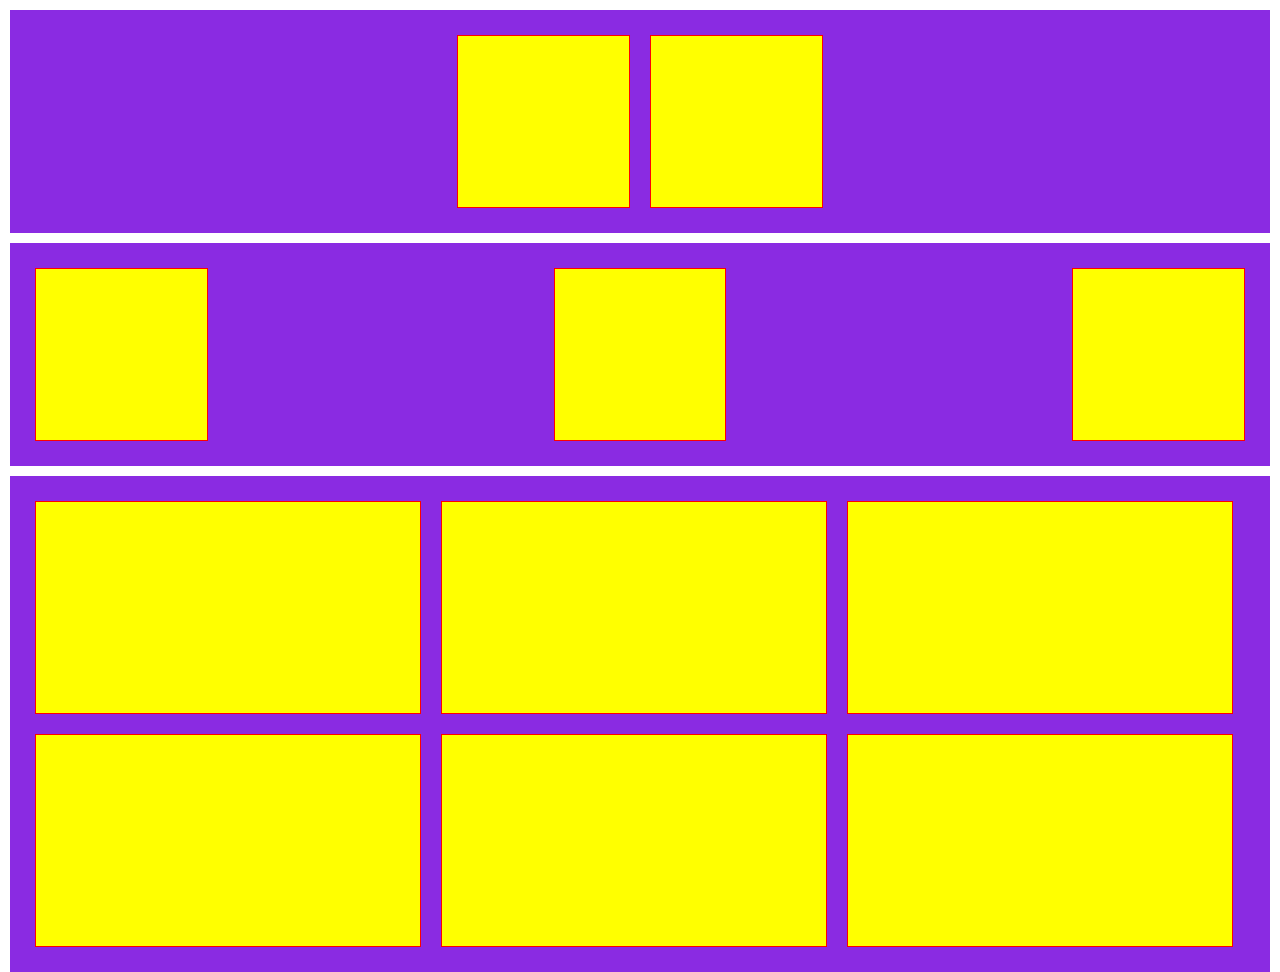
<file: 24-05/index.html>
<!DOCTYPE html>
<html lang="en">
<head>
    <meta charset="UTF-8">
    <meta http-equiv="X-UA-Compatible" content="IE=edge">
    <meta name="viewport" content="width=device-width, initial-scale=1.0">
    <title>Document</title>
    <link rel="stylesheet" href="./style.css">
</head>
<body>
 <main>
    <div class="container1">
        <div class="item1"></div>
        <div class="item2"></div>
    </div>
    <div class="container2">
        <div class="item3"></div>
        <div class="item4"></div>
        <div class="item5"></div>
    </div>
    <div class="container3">
        <div class="item6"></div>
        <div class="item7"></div>
        <div class="item8"></div>
        <div class="item9"></div>
        <div class="item10"></div>
        <div class="item11"></div>
    </div>
 </main>
   
</body>
</html>
</file>
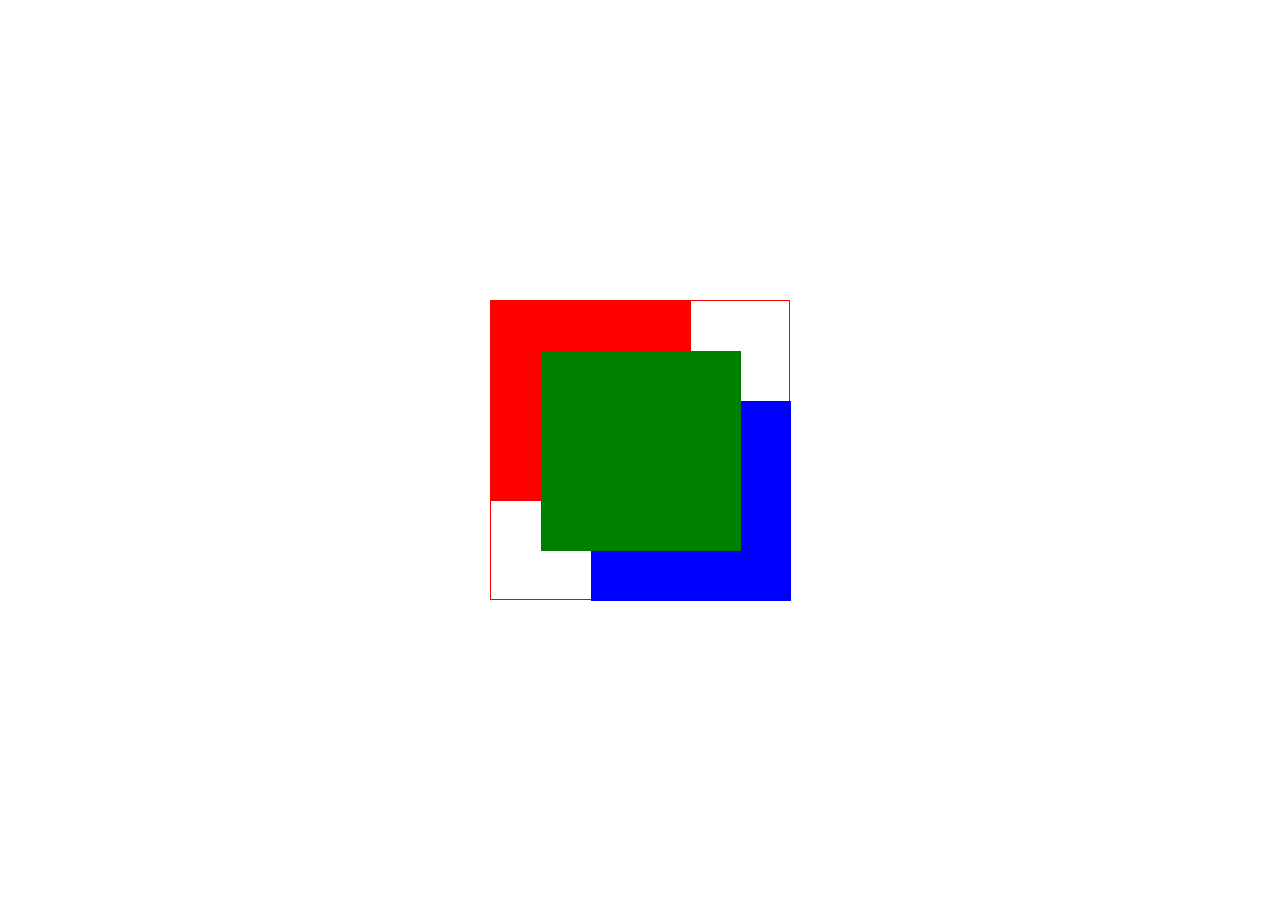
<file: CubesRotate/index.html>
<!DOCTYPE html>
<html lang="en">
<head>
    <meta charset="UTF-8">
    <meta http-equiv="X-UA-Compatible" content="IE=edge">
    <meta name="viewport" content="width=device-width, initial-scale=1.0">
    <title>Document</title>
    <link rel="stylesheet" href="style.css">
</head>
<body>
    <section>
        <div class="cube cube_red"></div>
        <div class="cube cube-green"></div>
        <div class="cube cube-blue"></div>
    </section>
</body>
</html>
</file>
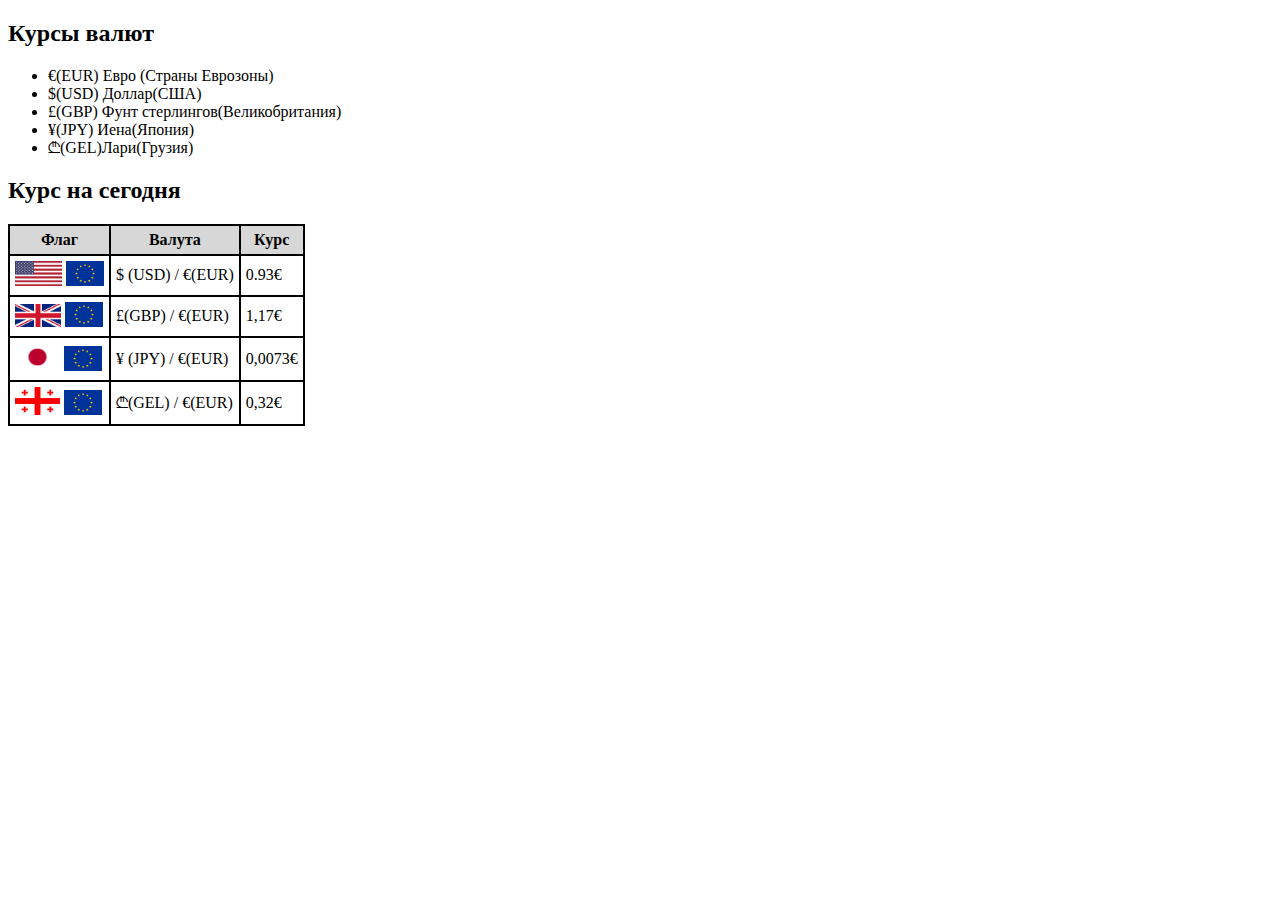
<file: ExchangeRates/index.html>
<!DOCTYPE html>
<html lang="en">
  <head>
    <meta charset="UTF-8" />
    <meta http-equiv="X-UA-Compatible" content="IE=edge" />
    <meta name="viewport" content="width=device-width, initial-scale=1.0" />
    <title>Document</title>
    <link rel="stylesheet" href="./style.css" />
  </head>
  <body>
    <h2>Курсы валют</h2>
    <ul>
      <li>€(EUR) Евро (Страны Еврозоны)</li>
      <li>$(USD) Доллар(США)</li>
      <li>£(GBP) Фунт стерлингов(Великобритания)</li>
      <li>¥(JPY) Иена(Япония)</li>
      <li>₾(GEL)Лари(Грузия)</li>
    </ul>
    <h2>Курс на сегодня</h2>
    <table class="laptop-table">
      <tr>
        <th>Флаг</th>
        <th>Валута</th>
        <th>Курс</th>
      </tr>
      <tr>
        <td>
          <img src="./images/usa.png" height="25px" alt="" />
          <img src="./images/ue.jepg.jpg" alt="" height="25px" />
        </td>
        <td>$ (USD) / €(EUR)</td>
        <td>0.93€</td>
      </tr>
      <tr>
        <td>
          <img src="./images/uk.png" height="23px" alt="" />
          <img src="./images/ue.jepg.jpg" alt="" height="25px" />
        </td>
        <td>£(GBP) / €(EUR)</td>
        <td>1,17€</td>
      </tr>
      <tr>
        <td>
          <img src="./images/jp.png" height="28px" width="45px" alt="" />
          <img src="./images/ue.jepg.jpg" alt="" height="25px" />
        </td>
        <td>¥ (JPY) / €(EUR)</td>
        <td>0,0073€</td>
      </tr>
      <tr>
        <td>
          <img src="./images/lat.jepg.jpg" height="28px" width="45px" alt="" />
          <img src="./images/ue.jepg.jpg" alt="" height="25px" />
        </td>
        <td>₾(GEL) / €(EUR)</td>
        <td>0,32€</td>
      </tr>
    </table>
  </body>
</html>
</file>
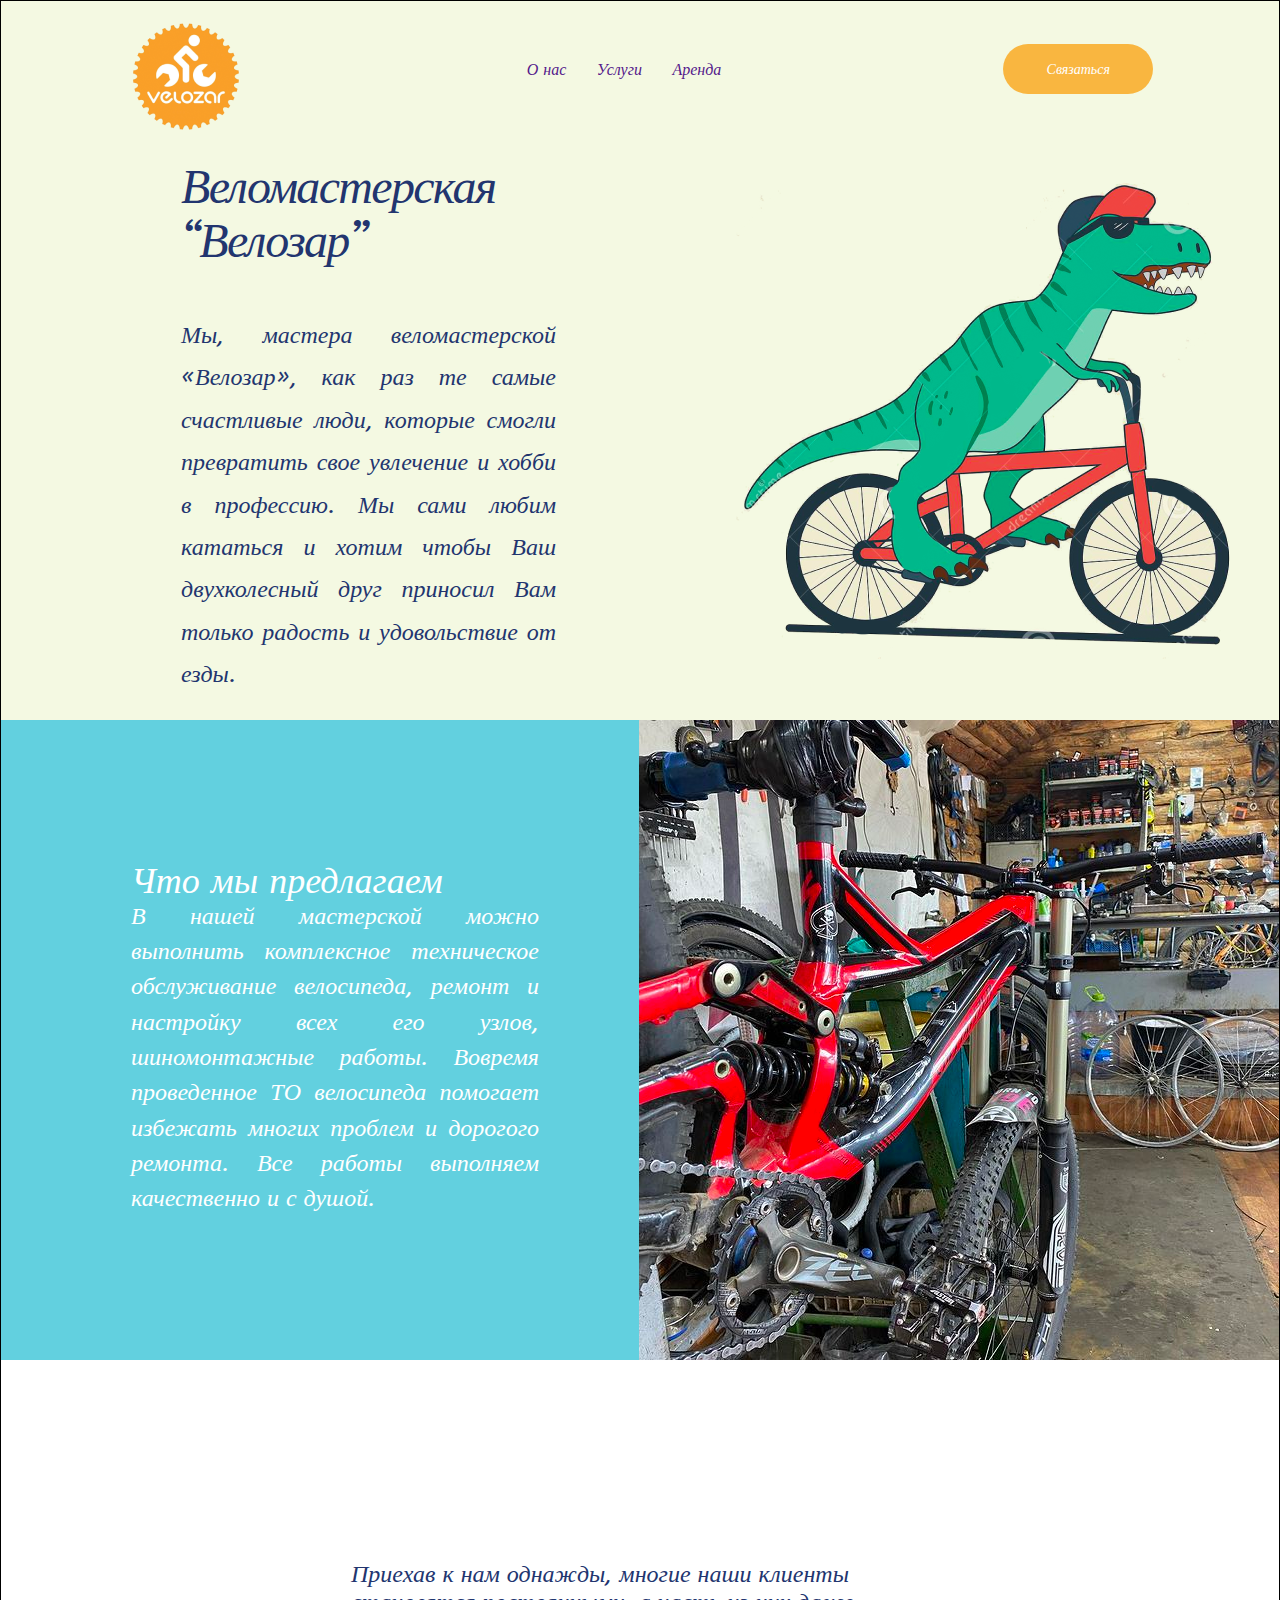
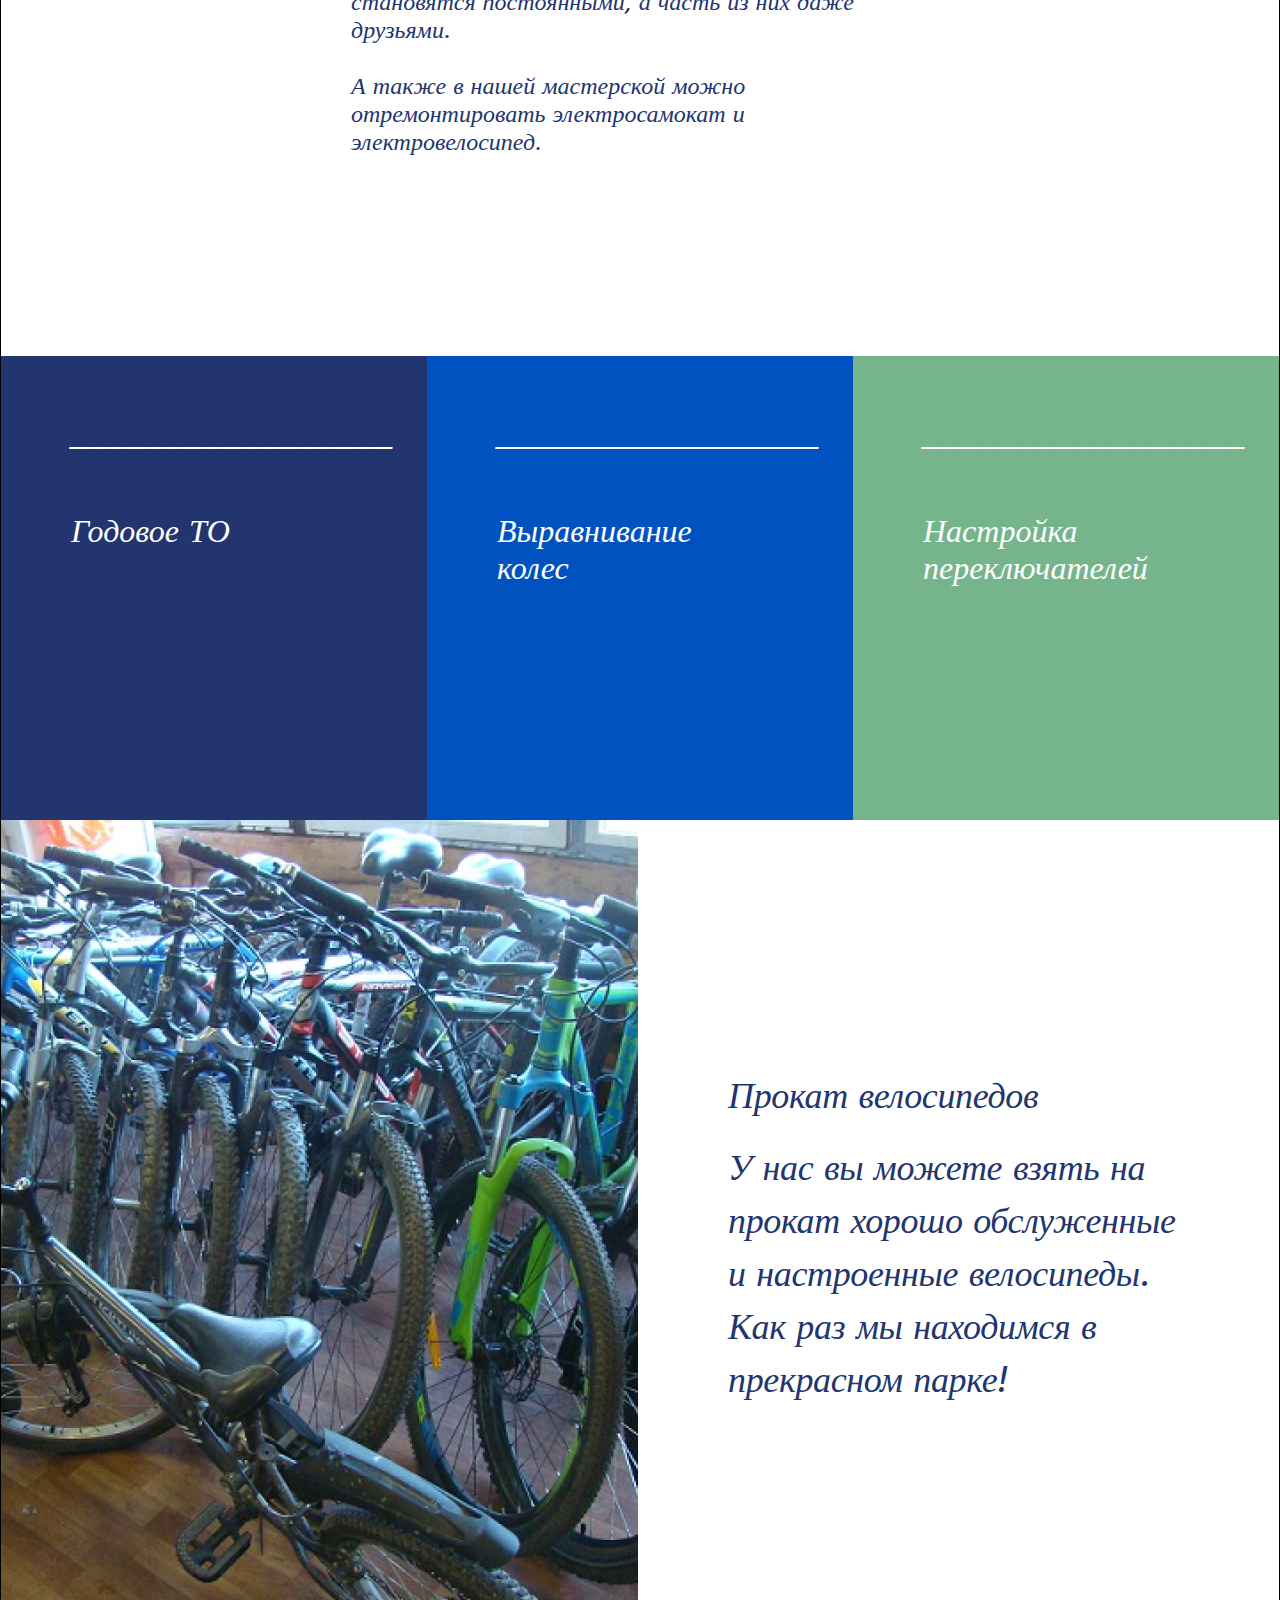
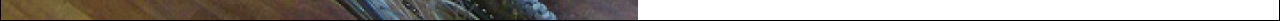
<file: gridHW2/index.html>
<!DOCTYPE html>
<html lang="en">

<head>
    <meta charset="UTF-8">
    <meta name="viewport" content="width=device-width, initial-scale=1.0">
    <title>Document</title>
    <link rel="preconnect" href="https://fonts.googleapis.com">
    <link rel="preconnect" href="https://fonts.gstatic.com" crossorigin>
    <link href="https://fonts.googleapis.com/css2?family=ABeeZee&family=Inter&family=Open+Sans&display=swap"
        rel="stylesheet">

</head>
<style>
    * {
        margin: 0;
        padding: 0;
        font-family: 'ABeeZee';
        font-style: italic;
        font-weight: 400;
    }

    .logo_img {
        margin-top: 17px;
    }

    .img_elem_2 {

        margin-bottom: 50px;
    }

    .container {
        margin-right: auto;
        margin-left: auto;
        display: grid;
        max-width: 1440px;
        border: 1px solid black;
        grid-template-columns: repeat(3, 1fr);
        grid-template-rows: repeat(5);
    }

    header {
        display: flex;
        justify-content: space-around;
        align-items: center;
    }

    .elem_1 {
        background-color: #F4F9E2;
        grid-column: 1 / 4;

    }

    .elem_2 {
        background-color: #62D0DF;
        grid-column: 1 / 4;
    }

    .elem_3 {
        background-color: #fff;
        grid-column: 1 / 4;
    }

    .elem_4 {

        background-color: #22356F;
        /* grid-column: 1 / 2;
       grid-row: 4 / 2; */

    }

    .elem_5 {
        background-color: #0052C1;
    }

    .elem_6 {
        background-color: #76B58B;
    }

    .elem_7 {
        grid-column: 1 / 4;
        background-color: #fff;
    }

    a {
        text-decoration: none;
    }

    button {
        font-size: 14px;
        font-style: italic;
        color: #fff;
        background-color: #F9B640;

        border-radius: 50px;
        width: 150px;
        height: 50px;
        border: none;
    }

    nav {
        width: 20%;
        display: flex;
        justify-content: space-evenly;

    }

    a:hover {
        cursor: pointer;
        text-decoration: underline;
        text-underline-offset: 15px;
        color: #22356F;

    }

    .container_elem_1 {
        display: flex;
        align-items: center;
    }

    .container_elem_2 {
        display: flex;
        align-items: center;
    }

    .text_elem_1 {
        color: #22356F;
        margin-left: 180px;
        margin-right: 180px;
        text-align: justify;
    }

    .container_elem_3 {

        margin: 150px;
        align-items: center;

    }

    .text_elem_4 {}

    h1 {
        font-family: 'ABeeZee';
        font-size: 48px;
        font-style: italic;
        margin-bottom: 45px;
        font-size: 48px;
        font-weight: 400;
        line-height: 112.29%;
        /* 53.899px */
        letter-spacing: -1.68px;
    }

    .text1 {
        color: #22356F;
        font-family: ABeeZee;
        font-size: 24px;
        font-style: normal;
        font-weight: 400;
        line-height: 177.3%;
        /* 42.552px */
    }

    .img_elem_1 {
        width: 543px;
        height: 533px;
    }

    .text2 {
        margin: 30px;

    }



    .img_elem_1 {
        width: 543px;
        height: 533px;

        /* 35.46px */

    }

    .text_elem_1 {
        color: #22356F;
        font-family: ABeeZee;
        font-size: 24px;
        font-style: normal;
        font-weight: 400;
        line-height: 177.3%;
        /* 42.552px */
    }

    .text_elem_2 {
        margin-left: 130px;
        margin-right: 100px;
        color: #FFF;
        text-align: justify;
        font-family: ABeeZee;
        font-size: 24px;
        font-style: italic;
        font-weight: 400;
        line-height: 147.75%;
        /* 35.46px */
    }

    .text_elem_3 {
        margin: 200px;
        font-size: 24px;
        color: #22356F;
    }
.container_elem_4{
    margin-bottom: 270px;
}
    .container_elem_4>p {
        font-size: 32px;
        color: white;
        margin-top: 60px;
        margin-left: 70px;
     

    }

    .container_elem_5>p {
        font-size: 32px;
        color: white;
      

        margin-top: 60px;
        margin-left: 70px;

    }

    .container_elem_6>p {
        font-size: 32px;
        color: white;

        margin-top: 60px;
        margin-left: 70px;

    }

    .text_elem_7>p {
        color: #22356F;
        font-family: ABeeZee;
        font-size: 36px;
        font-style: italic;
        font-weight: 400;
        line-height: 147.75%;
        /* 53.19px */
        letter-spacing: -0.36px;
    }
    .empty{
      color: #22356F;
        margin-bottom: 70px;
    }

    .container_elem_7 {
        display: flex;

    }

    .text_elem_7 {
        margin: 250px 90px 100px;
    }
</style>

<body>
    <div class="container">
        <div class="block elem_1">
            <header>
                <img class="logo_img" src="./img/logo copy 1.png" alt="">
                <nav>
                    <a href="">О нас</a>

                    <a href="">Услуги</a>
                    <a href="">Аренда</a>
                </nav>
                <button>Связаться</button>
            </header>
            <div class="container_elem_1">
                <div class="text_elem_1">
                    <h1>Веломастерская “Велозар”</h1>
                    <p>Мы, мастера веломастерской «Велозар», как раз те самые счастливые люди, которые
                        смогли превратить
                        свое увлечение и хобби в профессию. Мы сами любим кататься и хотим чтобы Ваш двухколесный друг
                        приносил Вам только радость и удовольствие от езды.</p>
                </div>
                <img class="img_elem_2" src="./img/din 1.png"></img>
            </div>


        </div>
        <div class="block elem_2">
            <div class="container_elem_2">
                <div class="text_elem_2">
                    <h2>Что мы предлагаем</h2>
                    <p>В нашей мастерской можно выполнить комплексное техническое обслуживание велосипеда,
                        ремонт и настройку
                        всех его узлов, шиномонтажные работы. Вовремя проведенное ТО велосипеда помогает избежать многих
                        проблем
                        и дорогого ремонта. Все работы выполняем качественно и с душой.</p>
                </div>
                <img src="./img/img_1.png" alt="">
            </div>


        </div>
        <div class="block elem_3">
            <div class="container_elem_3">
                <div class="text_elem_3">
                    <p>Приехав к нам однажды, многие наши клиенты становятся постоянными, а часть из них даже друзьями.
                    </p><br>
                    <p>А также в нашей мастерской можно отремонтировать электросамокат и электровелосипед.</p>
                </div>

            </div>
        </div>
        <div class="block elem_4">
            <div class="container_elem_4">
                <p>_________________</p>
                <p>Годовое ТО</p>
              
            </div>
        </div>
        <div class="block elem_5">
            <div class="container_elem_5">
                <p>_________________</p>
                <p>Выравнивание <br> колес</p>
            </div>
        </div>
        <div class="block elem_6">
            <div class="container_elem_6">
                <p>_________________</p>
                <p>Настройка <br>переключателей</p>
            </div>
        </div>
        <div class="block elem_7">
            <div class="container_elem_7">
                <img src="./img/img_2.png" alt="">
                <div class="text_elem_7">
                    <p>Прокат велосипедов</p> <br>
                    <p>У нас вы можете взять на прокат хорошо обслуженные и настроенные велосипеды. Как раз мы находимся
                        в прекрасном парке!</p>
                </div>
            </div>
        </div>
    </div>
</body>

</html>
</file>
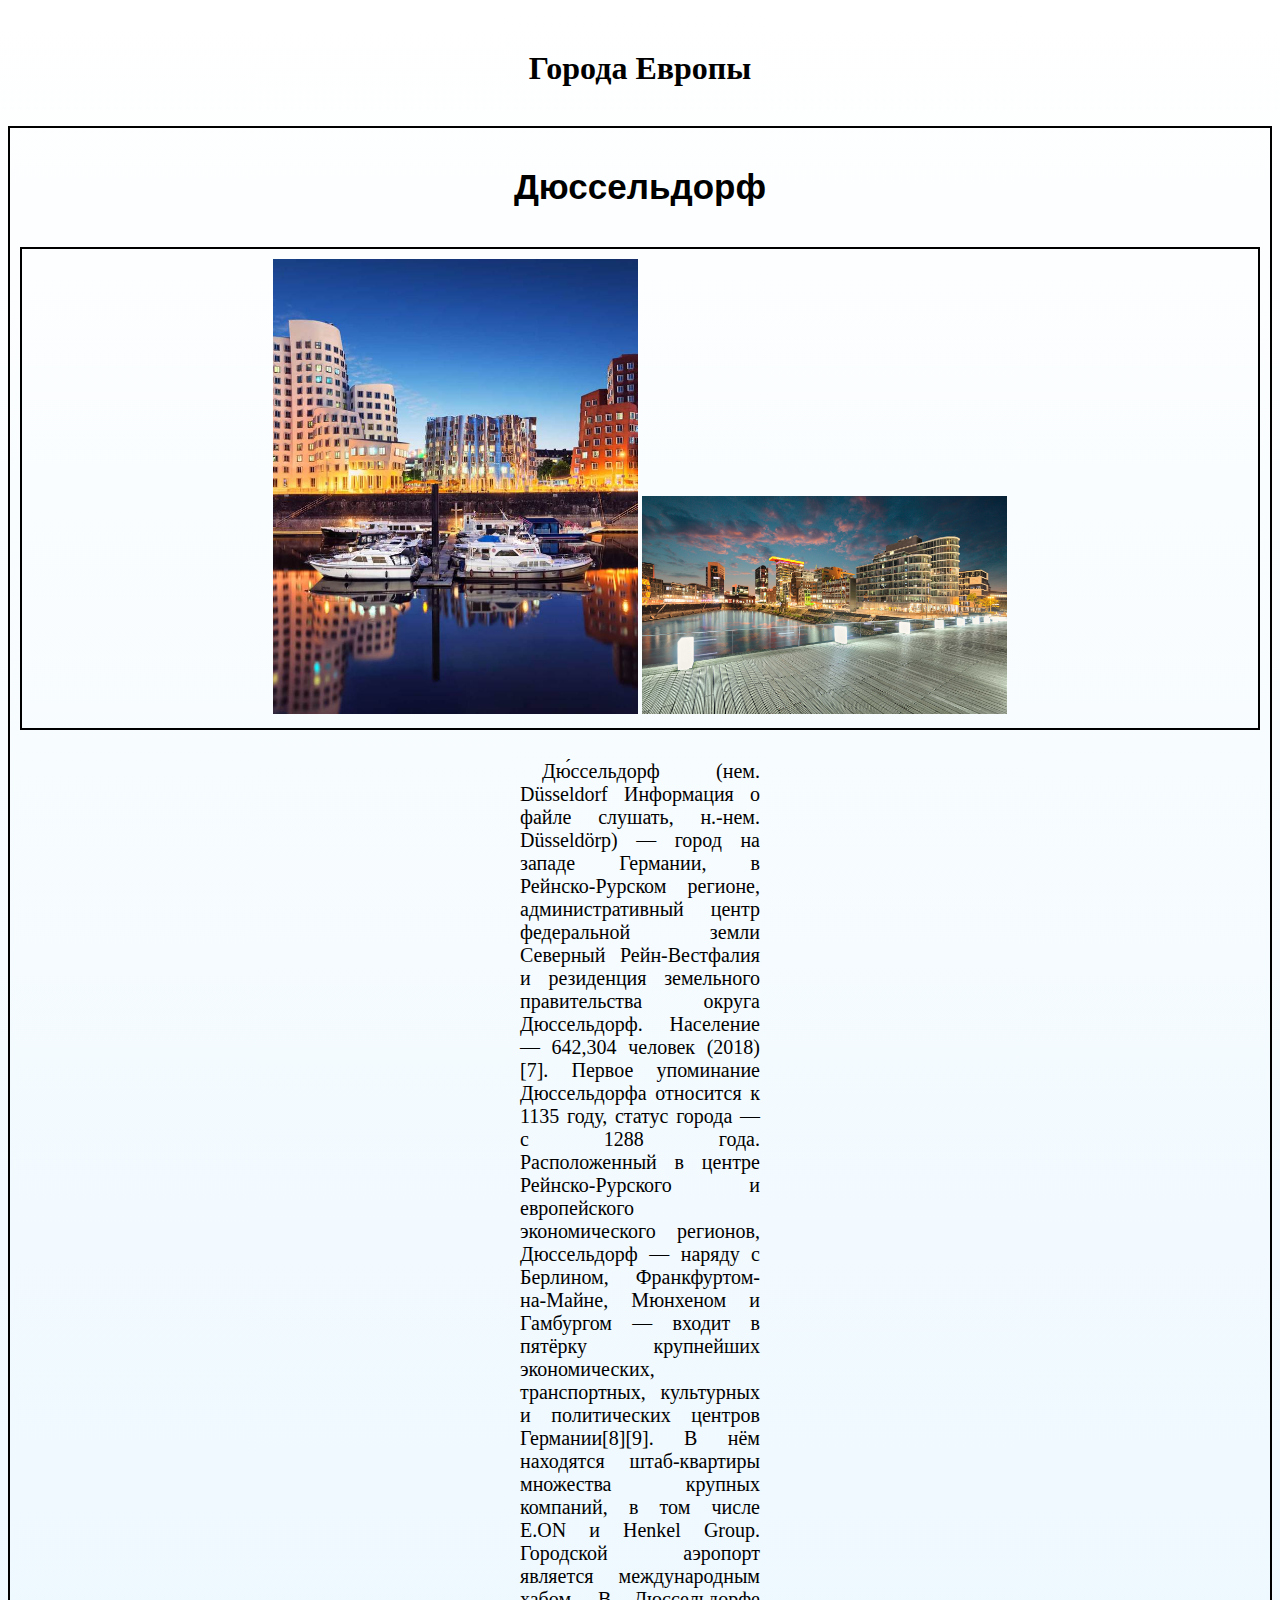
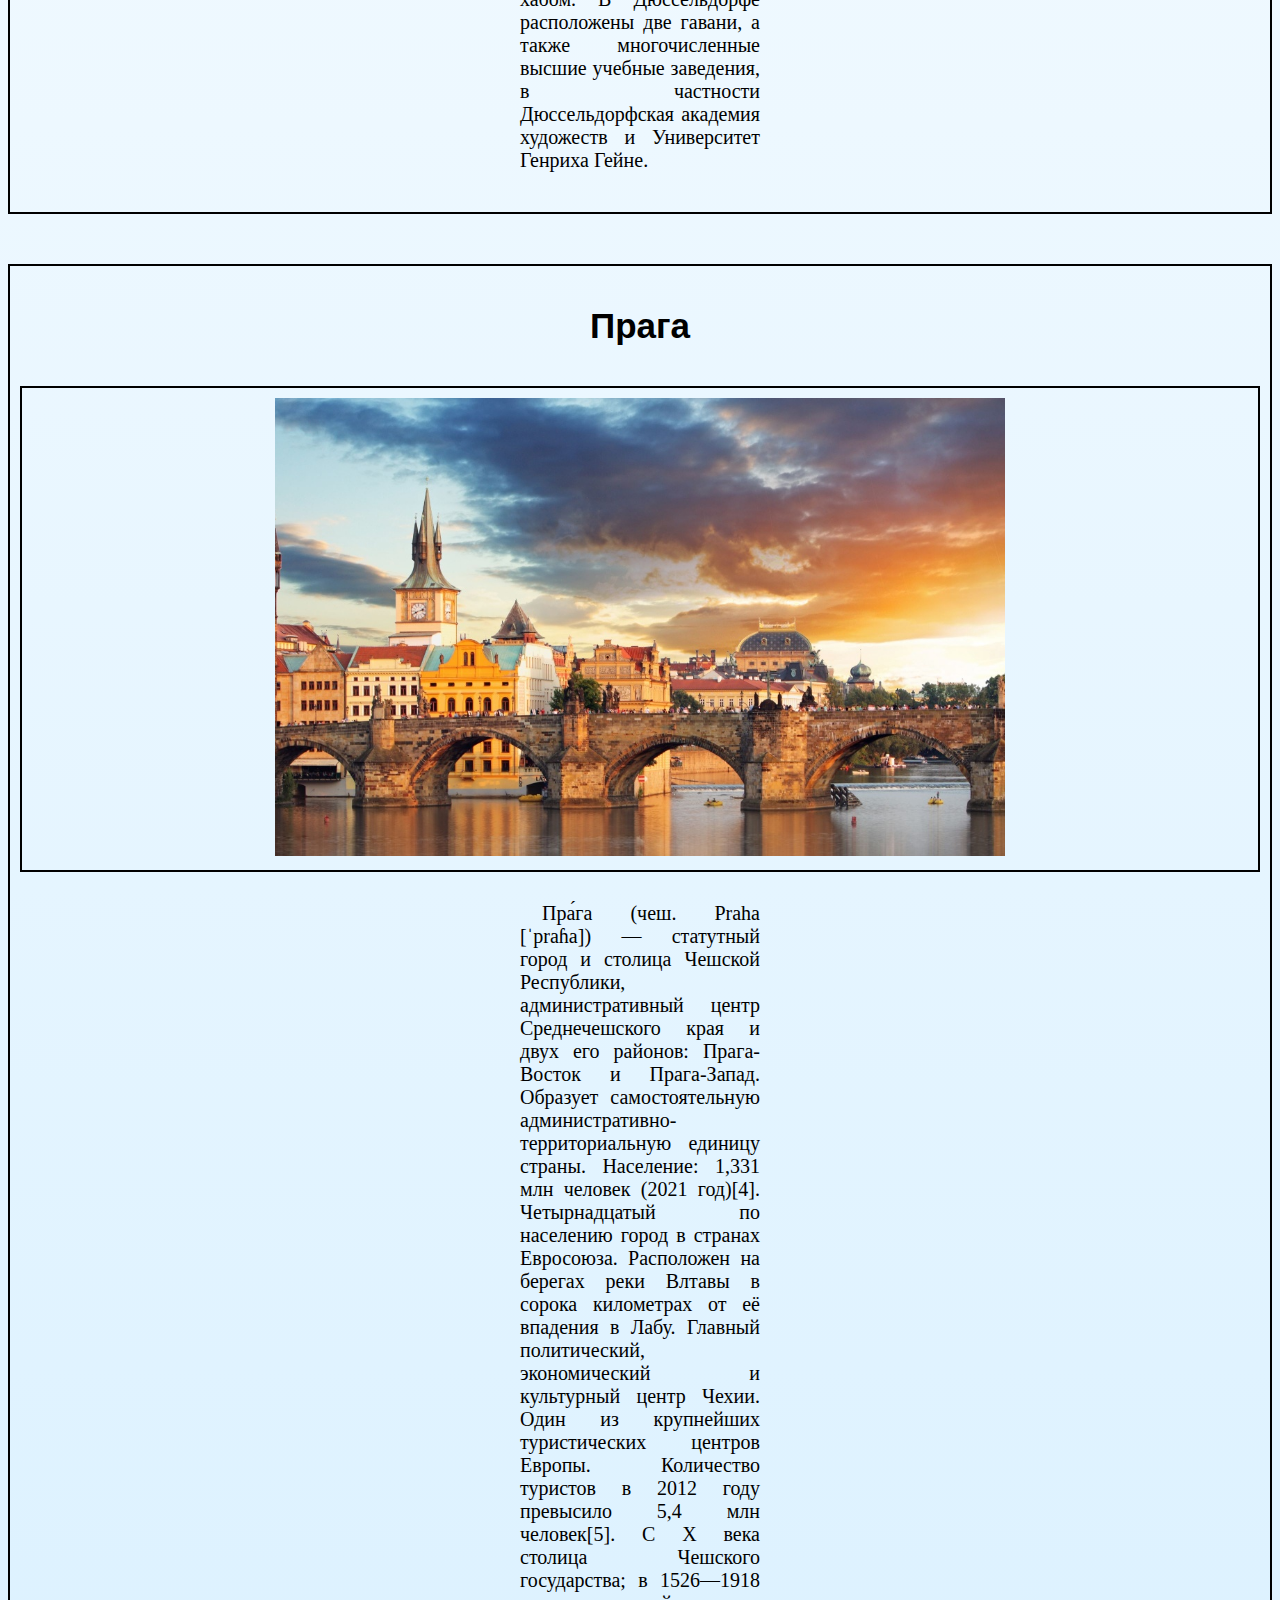
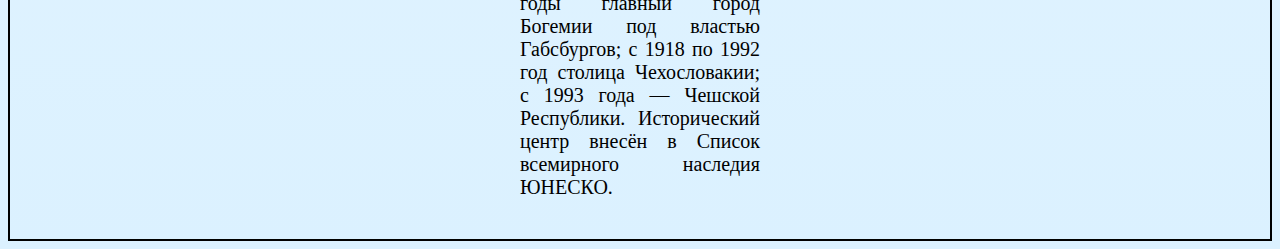
<file: project1/index.html>
<!DOCTYPE html>
<html lang="en">

<head>
    <meta charset="UTF-8">
    <meta http-equiv="X-UA-Compatible" content="IE=edge">
    <meta name="viewport" content="width=device-width, initial-scale=1.0">
    <title>Blog</title>
    <link rel="stylesheet" href="style.css">
</head>

<body>
    
 
    <h1>Города Европы</h1><br>
    <div class="post-1">
        <h2>Дюссельдорф</h2>
        <div>
            <img id="img1" src="./img/dus2.jpeg" alt="">
            <img id="img2" src="./img/dus3.jpeg" alt="">
        </div>

        <p>Дю́ссельдорф (нем. Düsseldorf Информация о файле слушать, н.-нем.
            Düsseldörp) — город на западе Германии, в Рейнско-Рурском регионе,
            административный центр федеральной земли Северный Рейн-Вестфалия и
            резиденция земельного правительства округа Дюссельдорф. Население —
            642,304 человек (2018)[7]. Первое упоминание Дюссельдорфа относится
            к 1135 году, статус города — с 1288 года.
            Расположенный в центре Рейнско-Рурского и европейского экономического
            регионов, Дюссельдорф — наряду с Берлином, Франкфуртом-на-Майне, Мюнхеном и Гамбургом — входит в пятёрку
            крупнейших
            экономических, транспортных, культурных и политических центров Германии[8][9]. В нём находятся штаб-квартиры
            множества
            крупных компаний, в том числе E.ON и Henkel Group. Городской аэропорт является международным хабом. В
            Дюссельдорфе
            расположены две гавани, а также многочисленные высшие учебные заведения, в частности Дюссельдорфская
            академия художеств и Университет Генриха Гейне.</p>
    </div>

    <div class="post-2">
        <h2>Прага</h2>
        <div>
            <img id="img3" src="./img/prag3.jpeg" alt="">
            

        </div>
        <p>
            Пра́га (чеш. Praha [ˈpraɦa]) — статутный город и столица Чешской Республики, административный центр
            Среднечешского края и двух его районов: Прага-Восток и Прага-Запад. Образует самостоятельную
            административно-территориальную единицу страны.

            Население: 1,331 млн человек (2021 год)[4]. Четырнадцатый по населению город в странах Евросоюза. Расположен
            на берегах реки Влтавы в сорока километрах от её впадения в Лабу.

            Главный политический, экономический и культурный центр Чехии. Один из крупнейших туристических центров
            Европы. Количество туристов в 2012 году превысило 5,4 млн человек[5].

            С X века столица Чешского государства; в 1526—1918 годы главный город Богемии под властью Габсбургов; с 1918
            по 1992 год столица Чехословакии; с 1993 года — Чешской Республики. Исторический центр внесён в Список
            всемирного наследия ЮНЕСКО.
        </p>
    </div>

</body>

</html>

<!-- 
    Два типа tag 
    1.одинарний  <!DOCTYPE html>
    2.Двоиной (закривайусий и закривайусий) </html>
 -->
</file>
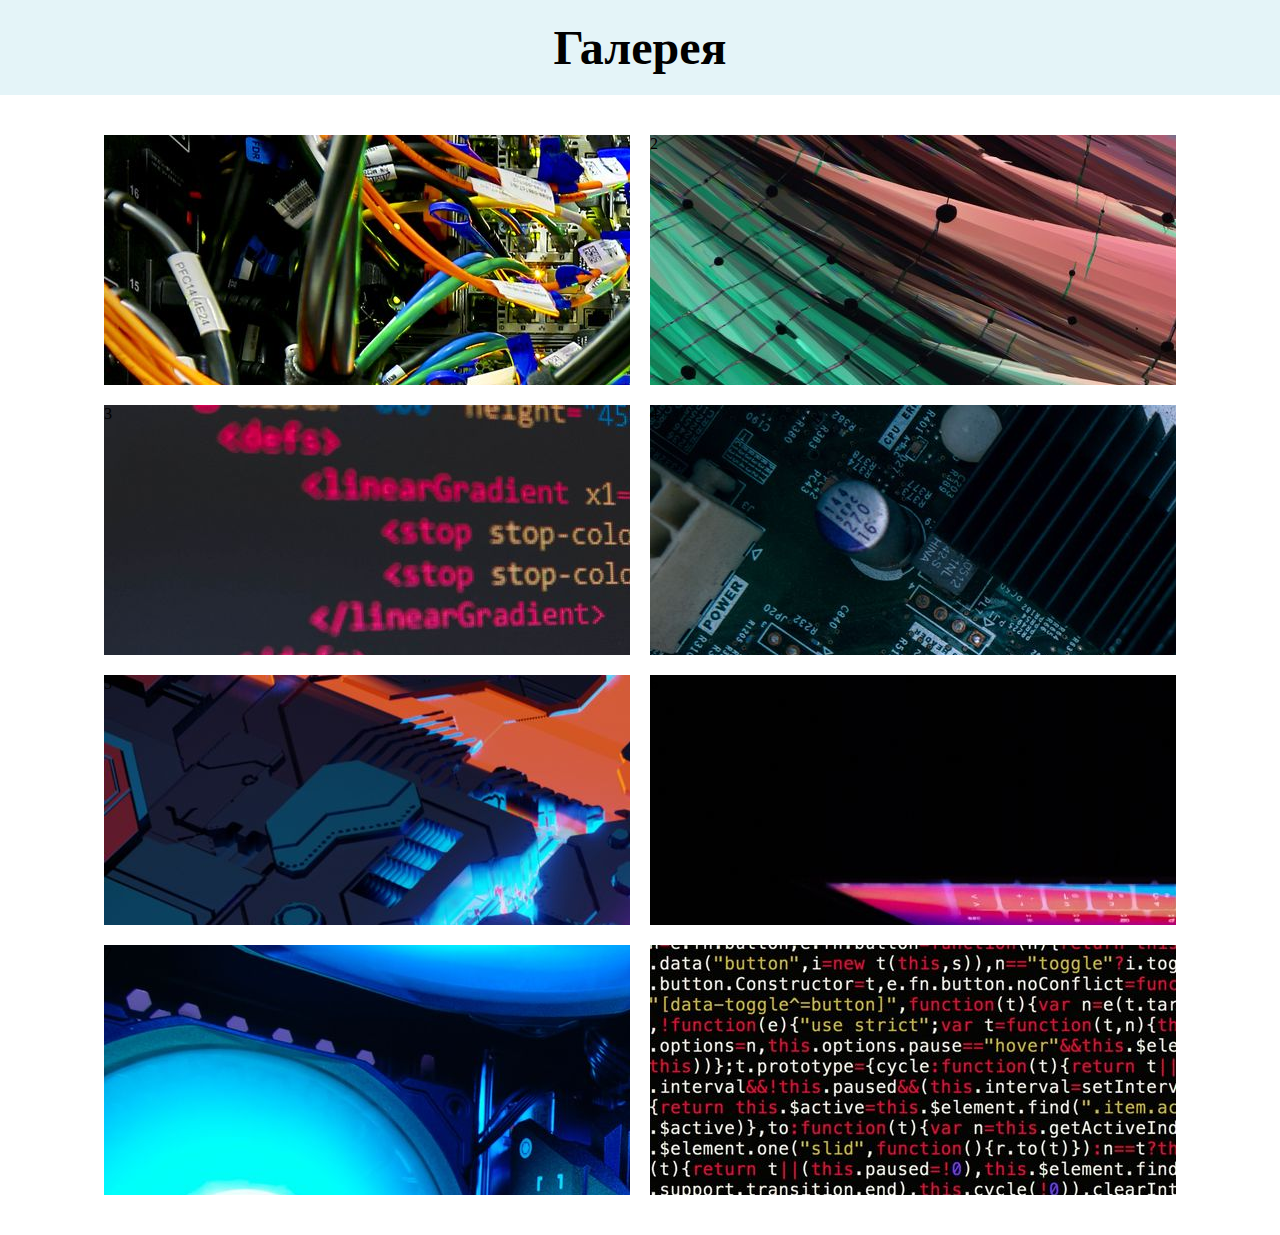
<file: project4/index.html>
<!DOCTYPE html>
<html lang="en">
<head>
    <meta charset="UTF-8">
    <meta http-equiv="X-UA-Compatible" content="IE=edge">
    <meta name="viewport" content="width=device-width, initial-scale=1.0">
    <title>Document</title>
    <link rel="stylesheet" href="./style.css">
</head>
<body>
    <header>
        <h1>Галерея</h1>
    </header>
   <main>
    <div class="item item-1">1</div>
    <div class="item item-2">2</div>
    <div class="item item-3">3</div>
    <div class="item item-4">4</div>
    <div class="item item-5">5</div>
    <div class="item item-6">6</div>
    <div class="item item-7">7</div>
    <div class="item item-8">8</div>

   </main>
    
    
   <!-- 
    симантицческие теги
    дабавлйаут ЛОГИКУ
    header, footer, aside, nav, main,article,

    div - не имеет симант. смисла 
   -->
</body>
</html>
</file>
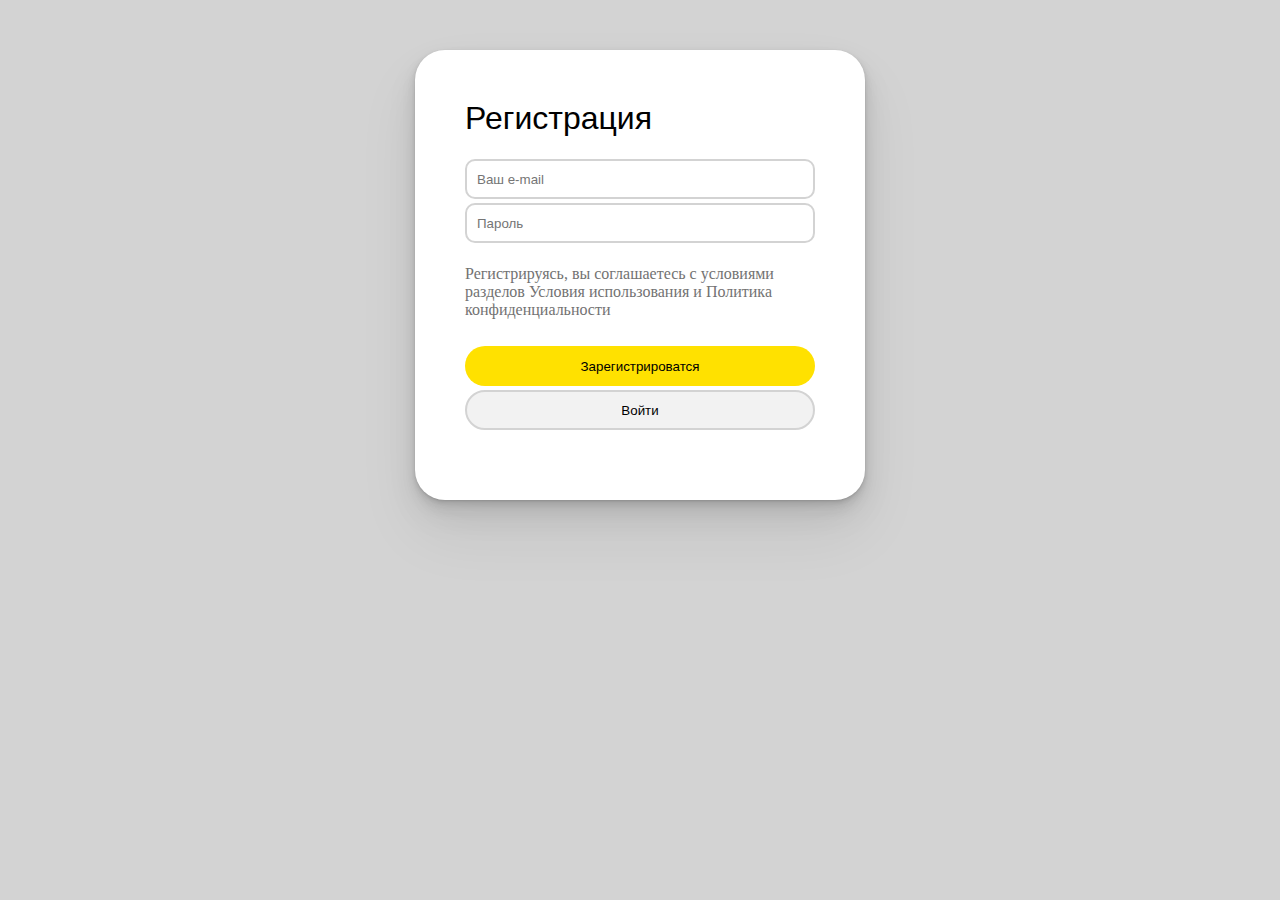
<file: registration _form1/index.html>
<!DOCTYPE html>
<html lang="en">
<head>
    <meta charset="UTF-8">
    <meta http-equiv="X-UA-Compatible" content="IE=edge">
    <meta name="viewport" content="width=device-width, initial-scale=1.0">
    <title>Document</title>
    <link rel="stylesheet" href="./style.css">
</head>
<body>
    <section>
        <div class="wrapper">
            <h3>Регистрация</h3>
            
            <form>
                <div class="form-control">
                    <input class="input" type="email" placeholder="Ваш e-mail ">
                    <input class="input" type="text" placeholder="Пароль">
                    
                </div>
                <p>
                    Регистрируясь, вы соглашаетесь с условиями разделов Условия
                     использования и Политика конфиденциальности
                </p>
                
                <input class="btn1" type="button" value="Зарегистрироватся">
                
                <input class="btn2" type="button" value="Войти">
                
            </form>
        </div>
    </section>
</body>
</html>
</file>
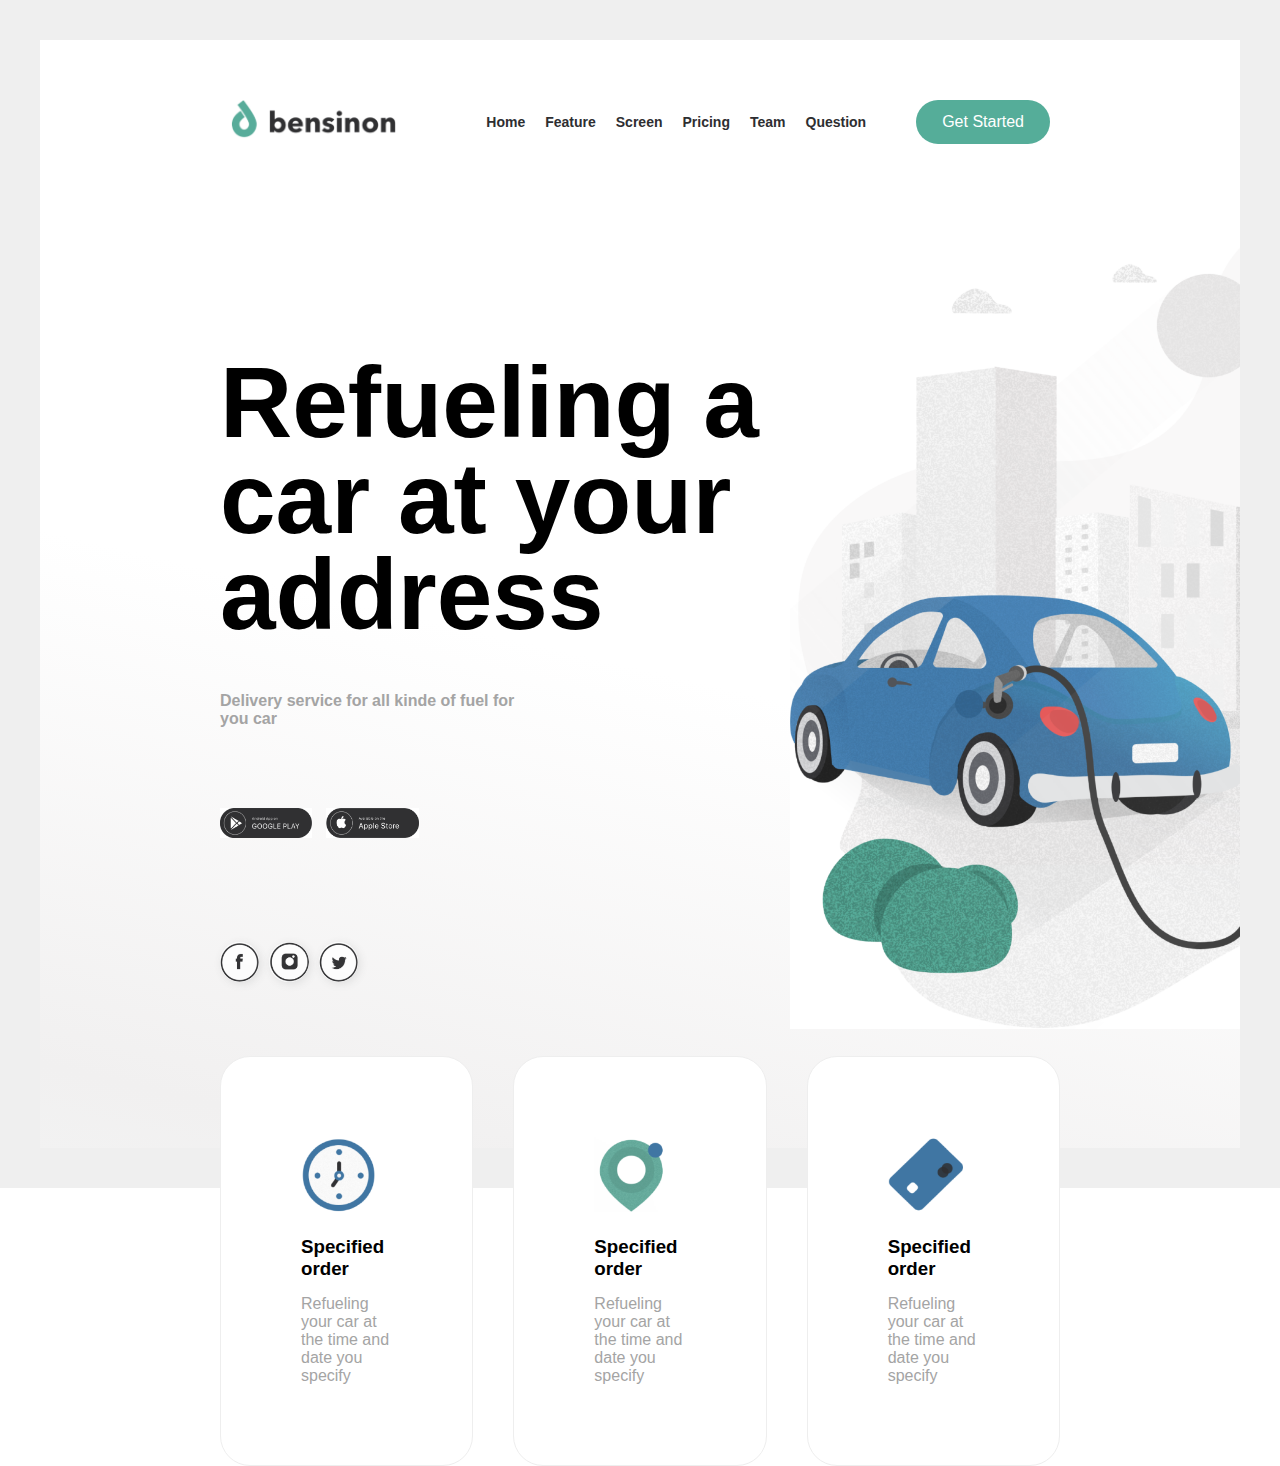
<file: WEB_ANDRAY_SECOND/index.html>
<!DOCTYPE html>
<html>

<head>
    <style>
        * {
            padding: 0;
            margin: 0;
            box-sizing: border-box;
          /*  border:1px solid green; */
        }

        .wrapper {
            width: 70%;
            margin: 30px auto;
            margin-top: 50px;

        }


        .header {
            display: flex;
            justify-content: space-between;
            align-items: center;
            padding: 10px;
        }

        img {
            height: 40px;
        }

        .menu {

            display: flex;
            justify-content: flex-end;
            gap: 20px;
            align-items: center;
           
        }

         .get-started-button {
            background-color: #55ad99;
            color: white;
            font-family: Arial, Helvetica, sans-serif;
            padding: 13px 26px;
            border-radius: 22px;
            margin-left: 30px;
            transition: background-color 0.7s ease;

        }
        .get-started-button:hover{
            background-color: #6de6b0;
        }

        .menu-button {
            cursor: pointer;
            font-size: 14px;
            font-family: Arial, Helvetica, sans-serif;
            color: rgb(46,46,49);
            font-weight: bold;
            transition: color 0.5s ease;
            
        }
        .menu-button:hover{
        
         color: #6de6b0;
        }

        h1 {
            margin-top: 200px;
            font-family: Arial, Helvetica, sans-serif;
            font-size: 100px;
            line-height: 0.96;

        }

        .middle {
            display: flex;
        }

        .back_img {
            margin-top: 40px;
            max-height: 100%;
            max-width: 100%;
           
            position: absolute;
            width: 1200px;
            aspect-ratio: 1/1;
            margin-left: 570px;
            background: url(./img/Background\ \(1\).png) no-repeat;
            background-size: 90%;
            z-index: -1;

        }
        body{
            background: rgb(233,233,233);
            background: linear-gradient(13deg, rgb(242, 242, 242) 3%, rgb(241, 240, 240) 9%, rgba(255,255,255,1) 45%);
            border: 40px solid rgb(239,239,239);
            height: 132vh;
        }
        .black_btn {
        margin-top: 50px;
         }
        .middle_txt{
            margin-top: 50px;
            font-family: Arial, Helvetica, sans-serif;
            font-weight: bold;
            color: rgb(164,164,164);
        }
        .play{
            margin-right: 10px;
            margin-top: 80px;
            width: 11%;
            height:auto;
           
        }
        .social_media{
            display: flex;
            margin-top: 100px;
           gap: 10px;
         }
      .three_blocks{
        margin-top: 70px;
        display: flex;
        gap: 40px;
      }
      h3{
        font-family: Arial, Helvetica, sans-serif;
        margin-top: 20px;
        padding-bottom: 15px;
      }
      .footer_all_icons{
        width: 75px;
        height: 75px;

    }
    p{
    font-family: Arial, Helvetica, sans-serif;
    color: rgb(164,164,164);
    }
    .block_1{
     background: white;
     width:500px;
     justify-content: center;
   
    padding: 80px;
    border-radius: 30px;
    border: 1px solid rgb(238, 238, 238);
    transition: border 2s ease;
    }
    .block_1:hover{
     border: 1px solid white;

    }
    .social_media img {
        border-radius: 60px;
    box-shadow: 2px 2px 9px rgb(223, 223, 223);
    transition: transform  ease 2s ;
    }
    .social_media img:hover {
    transform: rotate(45deg);

    }
    </style>
</head>

<body>
    <section class="wrapper">
        <header class="header">
            <div class="logo"> <img src="./img/logo1.png" alt=""></div>
            <nav class="menu">
                <a class="menu-button">Home</a>
                <a class="menu-button">Feature</a>
                <a class="menu-button">Screen</a>
                <a class="menu-button">Pricing</a>
                <a class="menu-button">Team</a>
                <a class="menu-button">Question</a>
                <a class="get-started-button">Get Started</a>
            </nav>

        </header>
        <div class="middle">
            <h1>Refueling a <br> car at your <br> address</h1>
            <div class="back_img"> <img alt=""></div>
         </div>
         <p class="middle_txt">Delivery service for all kinde of fuel for <br>you car</p>
         <div class="black_btn_main">
            <a class="black_btn" href="https://google.com" target="_blank"> <img class="play"src="./img/logo_black1.png"alt="google play"></a>
            <a class="black_btn" href="https://ya.ru" target="_blank"><img class="play"src="./img/logo_black2.png"alt="apple shop"></a>
         </div>
         <div class="social_media">
            <a href=""><img  src="./img/Fb.png" alt=""></a>
            <a href=""><img src="./img/insta (1).png" alt=""></a>
            <a href=""><img src="./img/Tb (1).png" alt=""></a>
         </div>
         <footer>
            <div class="three_blocks">
                <div class="block_1">
                    <img class="footer_all_icons" src="./img/clock.png" alt="">
                    <h3>Specified order</h3>
                    <p> Refueling your car at the time and <br> date you specify</p>
                </div>
                <div class="block_1">
                    <img class="footer_all_icons" src="./img/gps.png" alt="">
                    <h3>Specified order</h3>
                    <p> Refueling your car at the time and <br> date you specify</p>
                </div>
                <div class="block_1">
                    <img class="footer_all_icons" src="./img/phone (1).png" alt="">
                    <h3>Specified order</h3>
                    <p> Refueling your car at the time and <br> date you specify</p>
                </div>
            </div>
         </footer>
         
         

    </section>
</body>

</html>
</file>
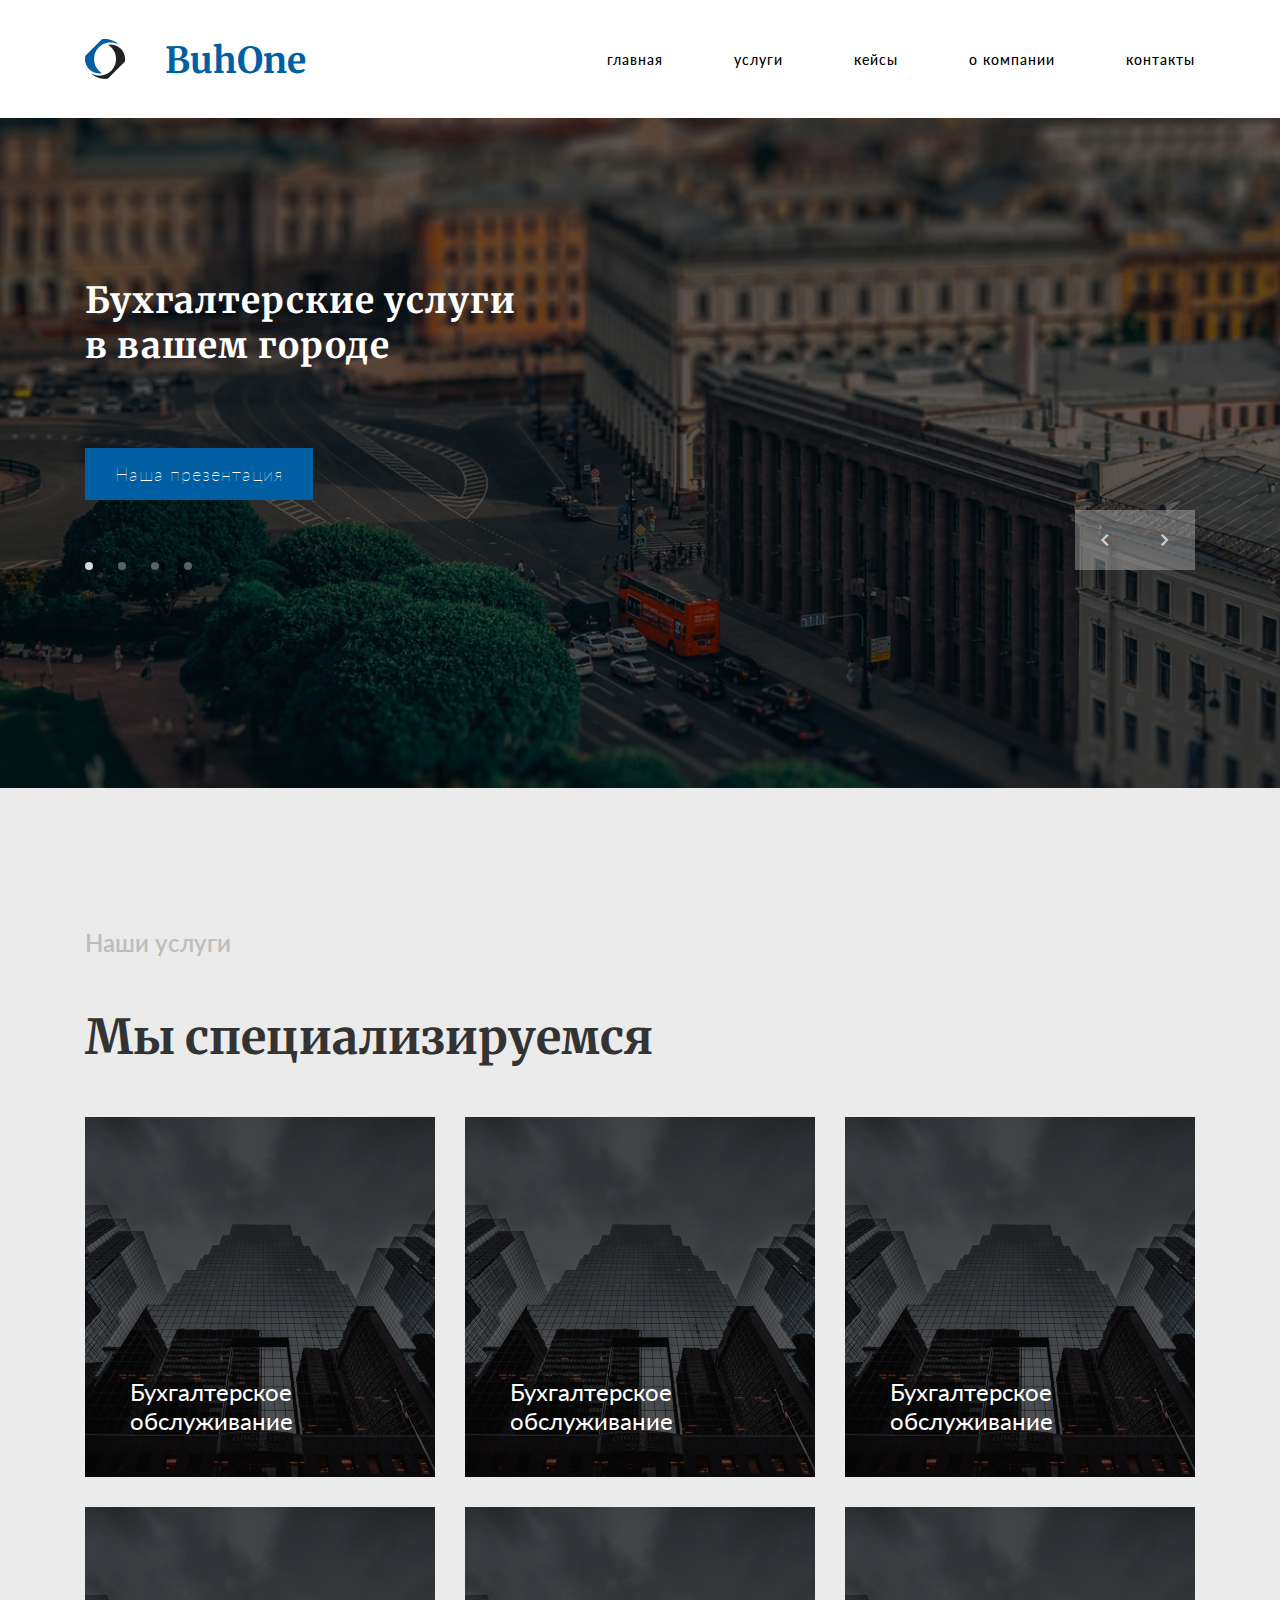
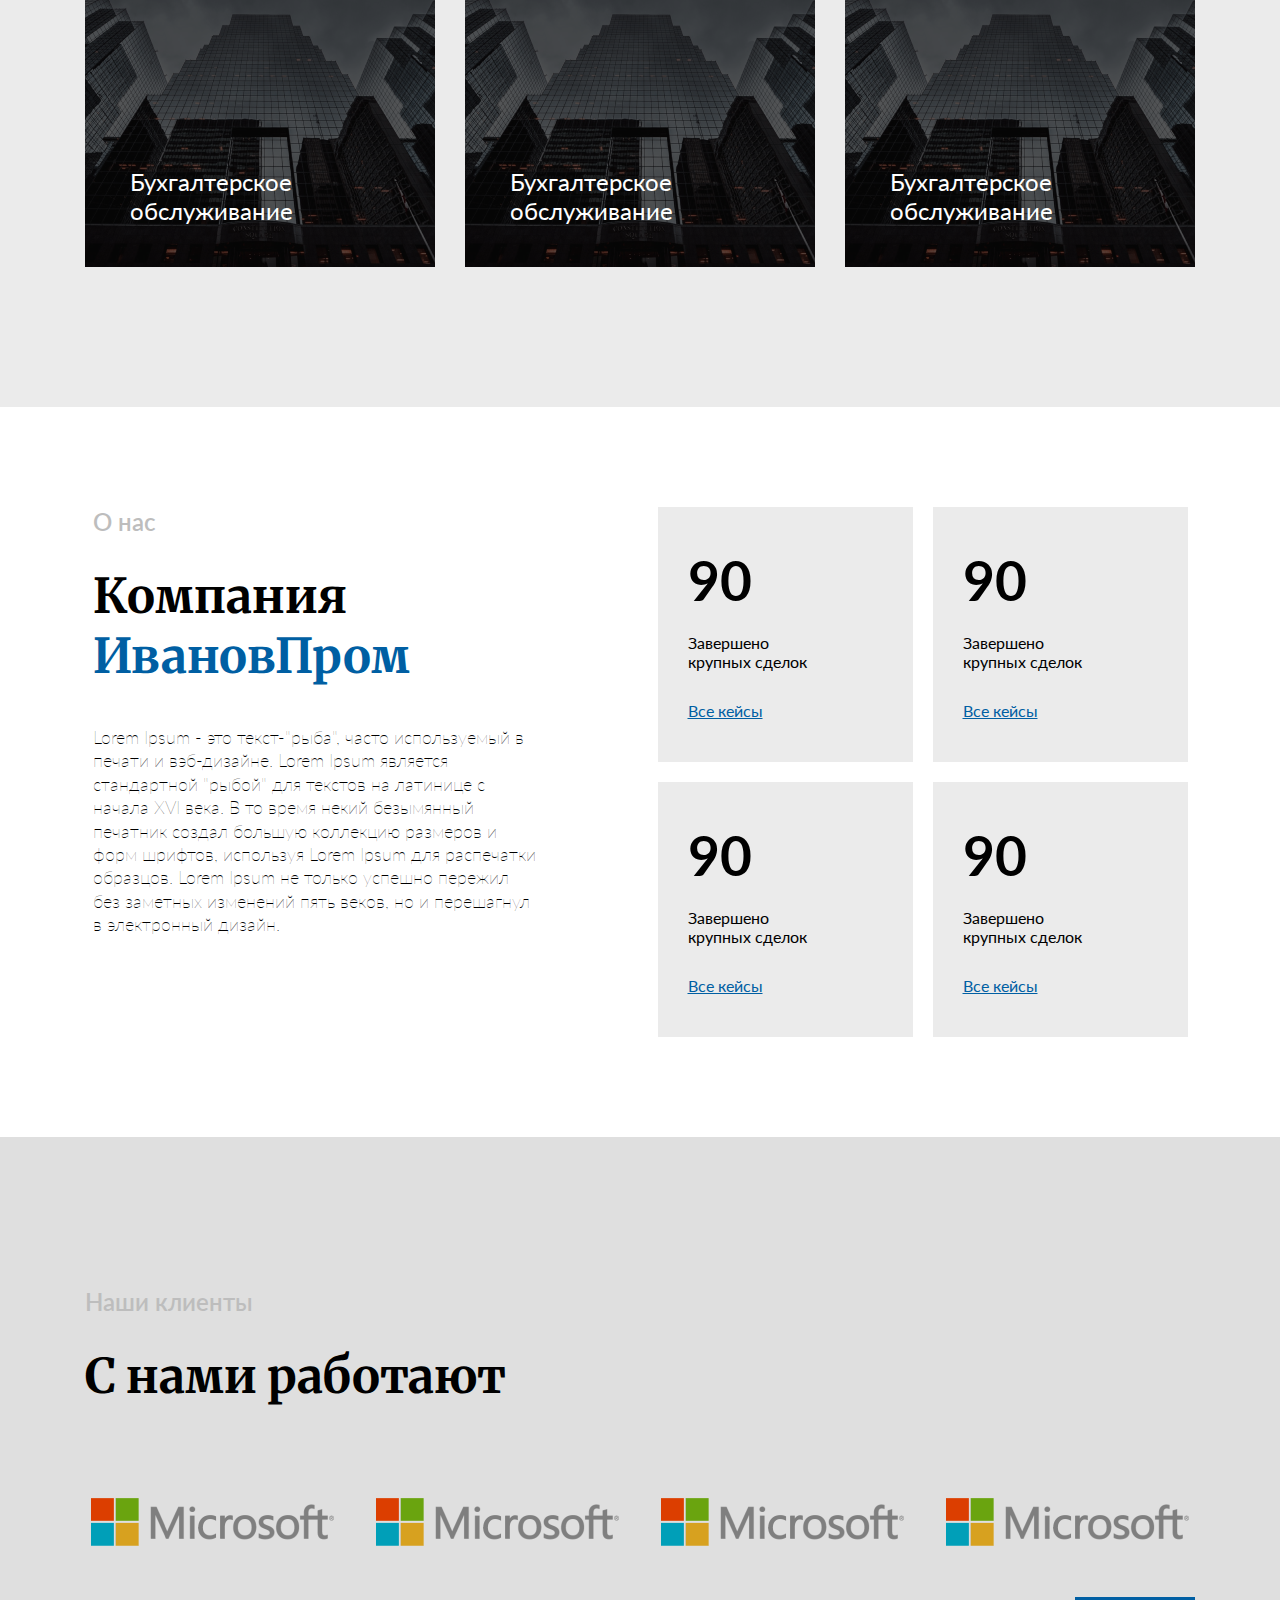
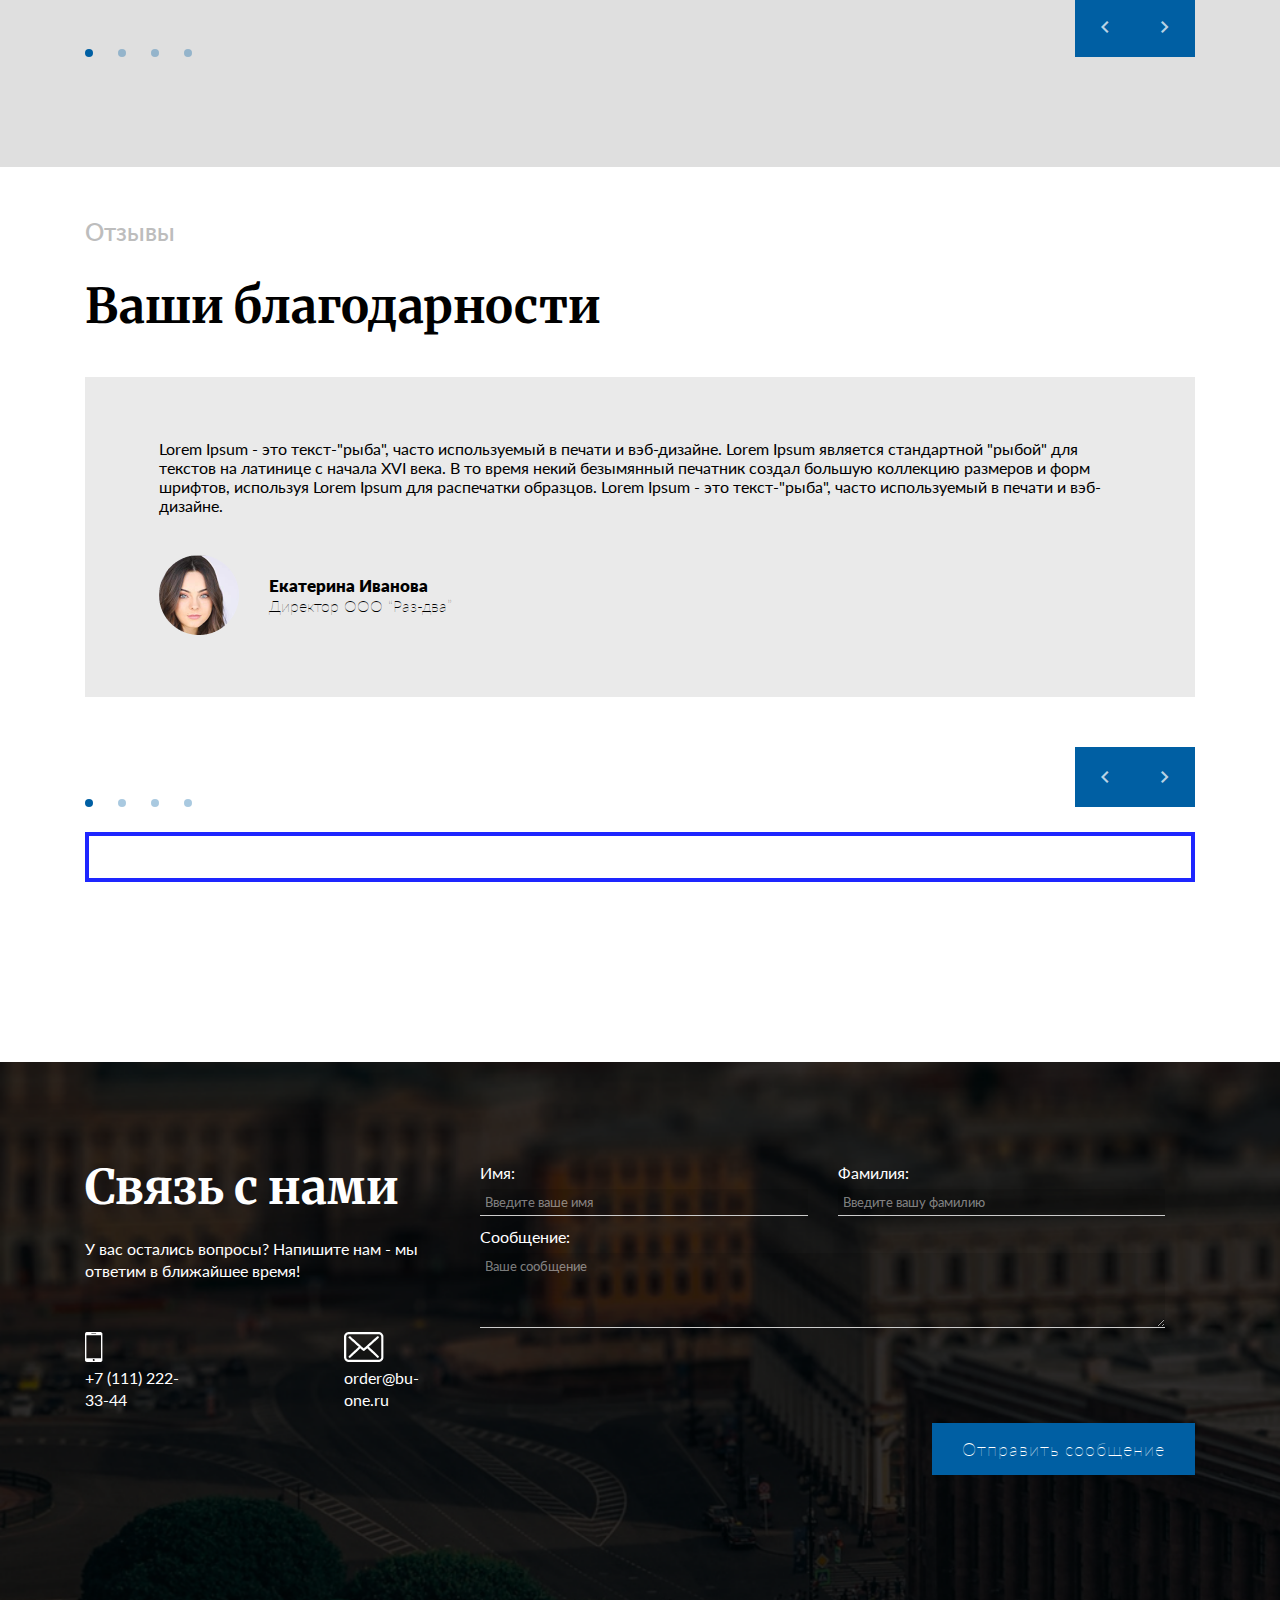
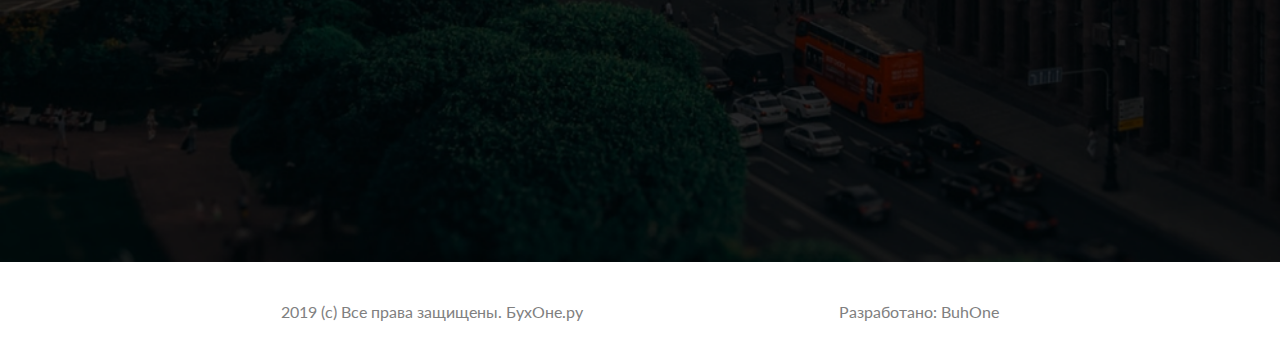
<file: WEB_SLIDER_ALL_last/index.html>
<!DOCTYPE html>
<html lang="en">

<head>
    <meta charset="UTF-8">
    <meta name="viewport" content="width=device-width, initial-scale=1.0">
    <title>Document</title>
    <link rel="stylesheet" href="./style.css">
    <link rel="stylesheet"
        href="https://fonts.googleapis.com/css2?family=Material+Symbols+Outlined:opsz,wght,FILL,GRAD@24,400,0,0" />
</head>

<body>
    <header id="home">
        <div class="wrapper">
            <nav>
                <div class="logo">
                    <img class="logo1" src="./img/logo.png" alt="">
                    <p class="logo2">BuhOne</p>
                </div>
                <div class="top_btn">
                    <a href="#home">главная</a>
                    <a href="#services">услуги</a>
                    <a href="#cases">кейсы</a>
                    <a href="#about">о компании</a>
                    <a href="#contacts">контакты</a>
                </div>

                <div class="burger_menu">
                    <span class="line"></span>
                    <span class="line"></span>
                    <span class="line"></span>
                </div>
                <div class="navbar">
                    <ul class="menu" id="menu">
                        <li><a href="#home">главная</a></li>
                        <li><a href="#services">услуги</a></li>
                        <li><a href="#cases">кейсы</a></li>
                        <li><a href="#about">о компании</a></li>
                        <li><a href="#contacts">контакты</a></li>
                    </ul>
                </div>
            </nav>
        </div>

    </header>
    
    <div class="container">
        <div class="wrapper">
            <div class="carousel">
                <div class="slider">
                    <section>
                        <h3>Бухгалтерские услуги <br>
                            в вашем городе</h3>
                        <h2>Бухгалтерские услуги <br>
                            в вашем любимом городе</h2>
                    </section>
                    <section>
                        <h3>Бухгалтерские услуги <br>
                            в вашем городе</h3>
                            <h2>Бухгалтерские услуги <br>
                                в вашем любимом городе</h2>
                    </section>
                    <section>
                        <h3>Бухгалтерские услуги <br>
                            в вашем городе</h3>
                            <h2>Бухгалтерские услуги <br>
                                в вашем любимом городе</h2>
                    </section>
                    <section>
                        <h3>Бухгалтерские услуги <br>
                            в вашем городе</h3>
                            <h2>Бухгалтерские услуги <br>
                                в вашем любимом городе</h2>
                    </section>
                </div>
                <div class="up_slider_control"> 
                        <button class="btn">Наша презентация</button>
                        <div class="controls">
                        <div class="arrows">
                            <span class="material-symbols-outlined" id="left">
                                chevron_left
                            </span>
                            <span class="material-symbols-outlined" id="right">
                                chevron_right
                            </span>
                        </div>
                        <ul>
                            <li class="selected"></li>
                            <li></li>
                            <li></li>
                            <li></li>
                        </ul>
                    </div> 
                 </div>
               
            </div>
        </div>
    </div>
    <section class="services" id="services">
        <div class="services_bg"></div>
        <div class="wrapper">
          <div class="services_title">
            <p class="services_grey">Наши услуги</p>
            <h2>Мы специализируемся</h2>
          </div>
          <div class="services_tiles">
            <div class="services_img">
              <p class="services_txt">Бухгалтерское <br>
                обслуживание</p>
            </div>
            <div class="services_img">
              <p class="services_txt">Бухгалтерское <br>
                обслуживание</p>
            </div>
            <div class="services_img">
              <p class="services_txt">Бухгалтерское <br>
                обслуживание</p>
            </div>
            <div class="services_img">
              <p class="services_txt">Бухгалтерское <br>
                обслуживание</p>
            </div>
            <div class="services_img">
              <p class="services_txt">Бухгалтерское <br>
                обслуживание</p>
            </div>
            <div class="services_img">
              <p class="services_txt">Бухгалтерское <br>
                обслуживание</p>
            </div>
          </div>
        </div>
      </section>
      <section class="about" id="about">
        <div class="wrapper">
          <div class="about_main">
            <div class="about_title">
              <p class="about_grey">О нас</p>
              <h2>Компания</h2>
              <h2 class="about_blue">ИвановПром</h2>
              <div class="about_content">
                <div class="about_txt">
                  <p>Lorem Ipsum - это текст-"рыба", часто используемый
                    в печати и вэб-дизайне. Lorem Ipsum является стандартной
                    "рыбой" для текстов на латинице с начала XVI века. В то
                    время некий безымянный печатник создал большую коллекцию
                    размеров и форм шрифтов, используя Lorem Ipsum для распечатки
                    образцов. Lorem Ipsum не только успешно пережил без заметных
                    изменений пять веков, но и перешагнул в электронный дизайн.</p>
                </div>
              </div>
            </div>
            <div class="about_grid">
              <div class="about_cell">
                <p class="about_num">90</p>
                <p class="about_small_txt">Завершено <br>
                  крупных сделок</p>
                <a class="about_link" href="">Все кейсы</a>
              </div>
              <div class="about_cell">
                <p class="about_num">90</p>
                <p class="about_small_txt">Завершено <br>
                  крупных сделок</p>
                <a class="about_link" href="">Все кейсы</a>
              </div>
              <div class="about_cell">
                <p class="about_num">90</p>
                <p class="about_small_txt">Завершено <br>
                  крупных сделок</p>
                <a class="about_link" href="">Все кейсы</a>
              </div>
              <div class="about_cell">
                <p class="about_num">90</p>
                <p class="about_small_txt">Завершено <br>
                  крупных сделок</p>
                <a class="about_link" href="">Все кейсы</a>
              </div>
            </div>
          </div>
        </div>
      </section>
    <section class="clients" id="cases">
        <div class="wrapper">
            <div class="clients_txt">
                <p>Наши клиенты</p>
                <h2>С нами работают</h2>
            </div>
            <div class="carousel2">
                <div class="slider2">
                    <img src="./img/microsoft.png" alt="">
                    <img src="./img/microsoft.png" alt="">
                    <img src="./img/microsoft.png" alt="">
                    <img src="./img/microsoft.png" alt="">
                    <img src="./img/microsoft.png" alt="">
                    <img src="./img/microsoft.png" alt="">
                    <img src="./img/microsoft.png" alt="">
                    <img src="./img/microsoft.png" alt="">
                    <img src="./img/microsoft.png" alt="">
                    <img src="./img/microsoft.png" alt="">
                    <img src="./img/microsoft.png" alt="">
                    <img src="./img/microsoft.png" alt="">
                    <img src="./img/microsoft.png" alt="">
                    <img src="./img/microsoft.png" alt="">
                    <img src="./img/microsoft.png" alt="">
                    <img src="./img/microsoft.png" alt="">
                </div>
            </div>
            <div class="controls2">
                <div class="arrows2">
                    <span class="material-symbols-outlined" id="left2">
                        chevron_left
                    </span>
                    <span class="material-symbols-outlined" id="right2">
                        chevron_right
                    </span>
                </div>
                <ul>
                    <li class="selected"></li>
                    <li></li>
                    <li></li>
                    <li></li>
                </ul>
            </div>
        </div>
    </section>
    <section class="review">
        <div class="wrapper">
            <div class="clients_txt">
                <p>Отзывы</p>
                <h2>Ваши благодарности</h2>
            </div>
            <div class="carousel3">
                <div class="slider3">
                    <div class="container_grey">
                        <p class="review_text">Lorem Ipsum - это текст-"рыба",
                            часто используемый в печати и вэб-дизайне.
                            Lorem Ipsum является стандартной "рыбой"
                            для текстов на латинице с начала XVI века.
                            В то время некий безымянный печатник создал
                            большую коллекцию размеров и форм шрифтов,
                            используя Lorem Ipsum для распечатки образцов.
                            Lorem Ipsum - это текст-"рыба", часто используемый
                            в печати и вэб-дизайне. </p>
                        <div class="container_clients">
                            <img src="./img/Ellipse.png" alt="">
                            <div class="clients_text">
                                <h5>Екатерина Иванова</h5>
                                <p class="clients_company">Директор ООО “Раз-два”</p>
                            </div>
                        </div>
                    </div>
                    <div class="container_grey">
                        <p class="review_text">Lorem Ipsum - это текст-"рыба",
                            часто используемый в печати и вэб-дизайне.
                            Lorem Ipsum является стандартной "рыбой"
                            для текстов на латинице с начала XVI века.
                            В то время некий безымянный печатник создал
                            большую коллекцию размеров и форм шрифтов,
                            используя Lorem Ipsum для распечатки образцов.
                            Lorem Ipsum - это текст-"рыба", часто используемый
                            в печати и вэб-дизайне. </p>
                        <div class="container_clients">
                            <img src="./img/Ellipse.png" alt="">
                            <div class="clients_text">
                                <h5>Екатерина Иванова</h5>
                                <p class="clients_company">Директор ООО “Раз-два”</p>
                            </div>
                        </div>
                    </div>
                    <div class="container_grey">
                        <p class="review_text">Lorem Ipsum - это текст-"рыба",
                            часто используемый в печати и вэб-дизайне.
                            Lorem Ipsum является стандартной "рыбой"
                            для текстов на латинице с начала XVI века.
                            В то время некий безымянный печатник создал
                            большую коллекцию размеров и форм шрифтов,
                            используя Lorem Ipsum для распечатки образцов.
                            Lorem Ipsum - это текст-"рыба", часто используемый
                            в печати и вэб-дизайне. </p>
                        <div class="container_clients">
                            <img src="./img/Ellipse.png" alt="">
                            <div class="clients_text">
                                <h5>Екатерина Иванова</h5>
                                <p class="clients_company">Директор ООО “Раз-два”</p>
                            </div>
                        </div>
                    </div>
                    <div class="container_grey">
                        <p class="review_text">Lorem Ipsum - это текст-"рыба",
                            часто используемый в печати и вэб-дизайне.
                            Lorem Ipsum является стандартной "рыбой"
                            для текстов на латинице с начала XVI века.
                            В то время некий безымянный печатник создал
                            большую коллекцию размеров и форм шрифтов,
                            используя Lorem Ipsum для распечатки образцов.
                            Lorem Ipsum - это текст-"рыба", часто используемый
                            в печати и вэб-дизайне. </p>
                        <div class="container_clients">
                            <img src="./img/Ellipse.png" alt="">
                            <div class="clients_text">
                                <h5>Екатерина Иванова</h5>
                                <p class="clients_company">Директор ООО “Раз-два”</p>
                            </div>
                        </div>
                    </div>
                </div>
            </div>
            <div class="controls3">
                <div class="arrows3">
                    <span class="material-symbols-outlined" id="left3">
                        chevron_left
                    </span>
                    <span class="material-symbols-outlined" id="right3">
                        chevron_right
                    </span>
                </div>
                <ul>
                    <li class="selected"></li>
                    <li></li>
                    <li></li>
                    <li></li>
                </ul>
            </div>
        </div>
    </section>
   <div class="wrapper">
    <section class="test"></section>
   </div>


    <!-- <footer class="contacts_footer" >
      <div class="wrapper"> </div>
      <div class="footer_bg"></div>
      <div class="contact">
        <h2 class="footer_title">Связь с нами</h2>
        <p>У вас остались вопросы? Напишите нам - мы ответим в ближайшее время!</p>
        <div class="footer_content">
          <div class="contact_ditales">
            <div class="phone"> 
                <img src="./img/mobile.png" alt="">
                <p>+7 (111) 222-33-44</p>
            </div>
            <div class="email">
                <img src="./img/email.png" alt="">
                <p>order@bu-one.ru</p>
            </div>
            <div class="reg_form">
              <form class="registration-form">
                <div class="form-row">
                  <div class="column">
                    <label for="firstName">Имя:</label>
                    <input type="text" id="firstName" name="firstName" placeholder="Введите ваше имя">
                  </div>
                  <div class="column">
                    <label for="lastName">Фамилия:</label>
                    <input type="text" id="lastName" name="lastName" placeholder="Введите вашу фамилию">
                  </div>
                </div>
                <div class="form-row">
                  <div class="column">
                    <label for="message">Сообщение:</label>
                    <textarea id="message" name="message" rows="4" placeholder="Ваше сообщение"></textarea>
                  </div>
                </div>
                <div class="form-row-btn">
                  <button class="message_btn" type="submit">Отправить сообщение</button>
                </div>
              </form>
            </div>
          </div>
        </div>
      </div>
    </footer> -->


    <footer class="contacts_footer">
        <div class="footer_bg"></div>
        <div class="wrapper">
          <div class="footer_content">
            <div class="contact">
              <h2 class="footer_title">Связь с нами</h2>
              <p>У вас остались вопросы? Напишите нам - мы ответим в ближайшее время!</p>
              <div class="footer_content">
                <div class="contact_ditales">
                  <div class="phone"> 
                      <img src="./img/mobile.png" alt="">
                      <p>+7 (111) 222-33-44</p>
                  </div>
                  <div class="email">
                      <img src="./img/email.png" alt="">
                      <p>order@bu-one.ru</p>
                  </div>
                   
                </div>
              </div>
            </div>
            <div class="reg_form">
              <form class="registration-form">
                <div class="form-row">
                  <div class="column">
                    <label for="firstName">Имя:</label>
                    <input type="text" id="firstName" name="firstName" placeholder="Введите ваше имя">
                  </div>
                  <div class="column">
                    <label for="lastName">Фамилия:</label>
                    <input type="text" id="lastName" name="lastName" placeholder="Введите вашу фамилию">
                  </div>
                </div>
                <div class="form-row">
                  <div class="column">
                    <label for="message">Сообщение:</label>
                    <textarea id="message" name="message" rows="4" placeholder="Ваше сообщение"></textarea>
                  </div>
                </div>
                <div class="form-row-btn">
                  <button class="message_btn" type="submit">Отправить сообщение</button>
                </div>
              </form>
            </div>
          </div>
          
      </div>
      </footer>
      <div class="bottom_white">
        <div class="bottom_white_content">
          <div> <p>2019 (с) Все права защищены. БухОне.ру</p></div>
          <div> <a  class="developed"                                      href="http://">Разработано: BuhOne</a></div>
       
       
        </div>
      </div>
    <script src="./script.js"></script>
</body>

</html>
</file>
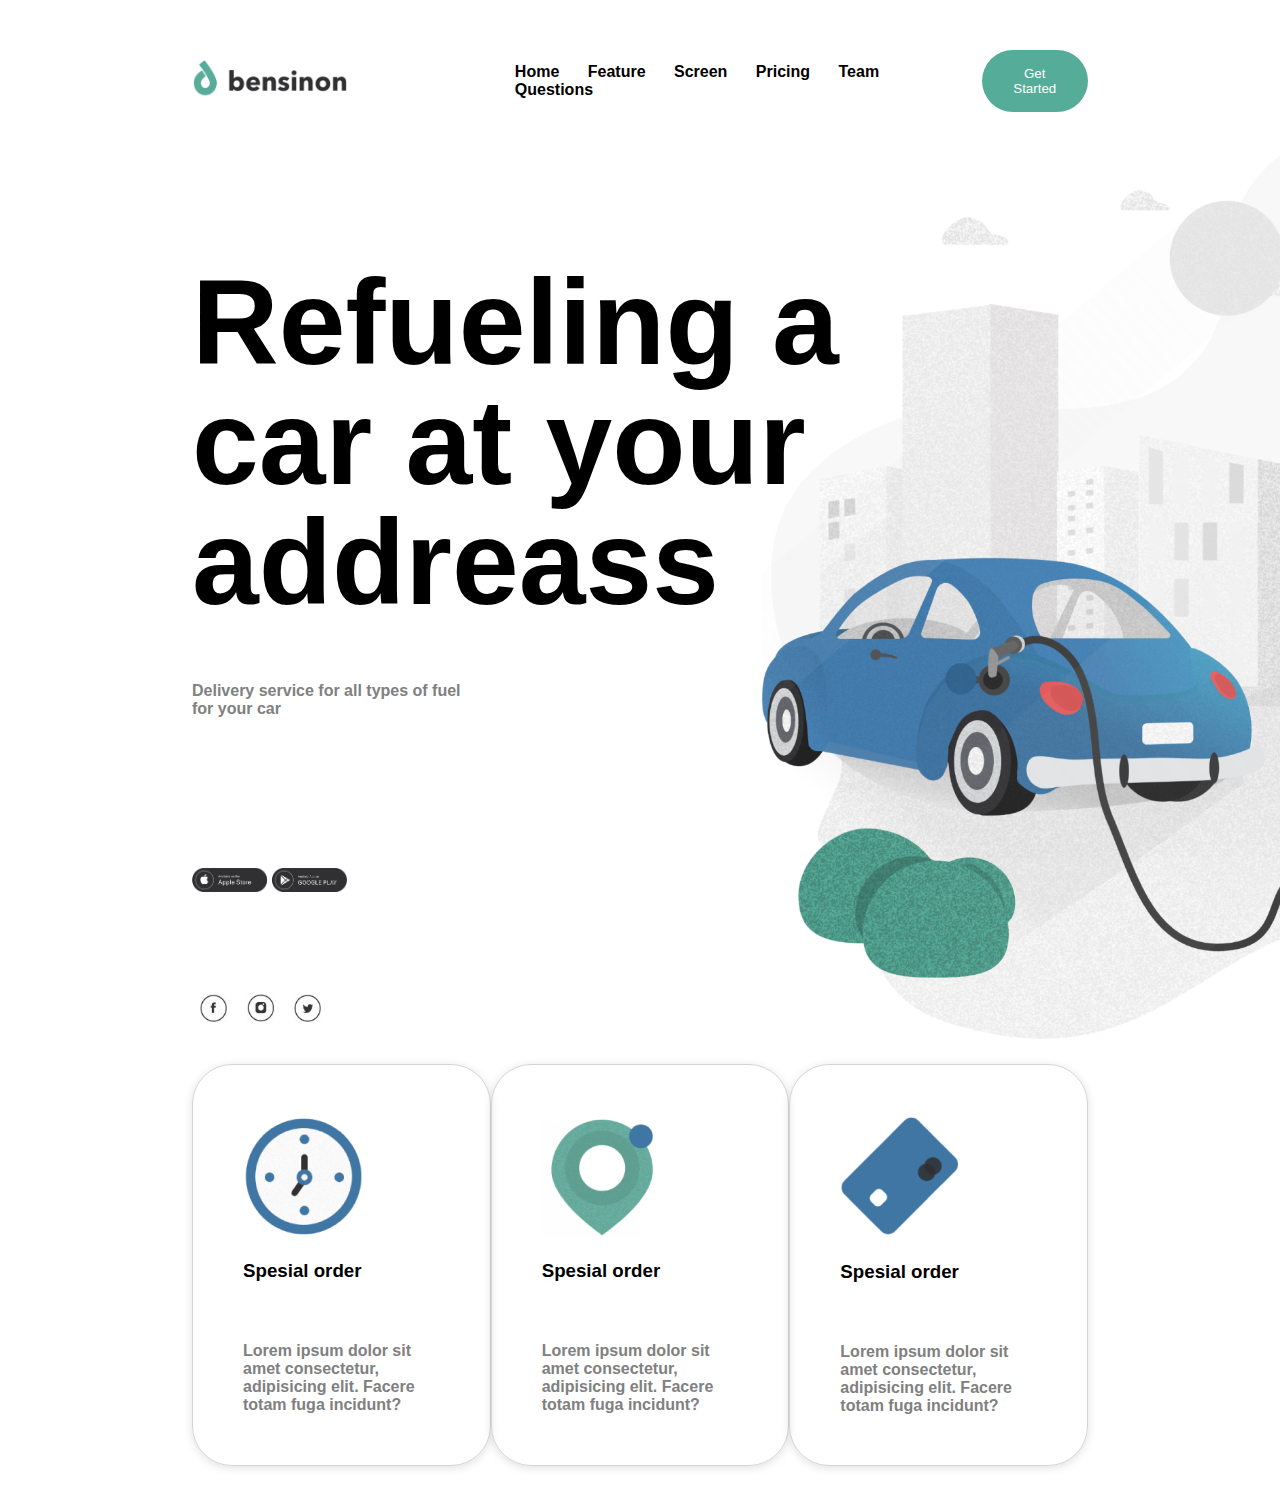
<file: WEBandrey/index.html>
<!DOCTYPE html>
<html lang="en">

<head>
    <meta charset="UTF-8">
    <meta http-equiv="X-UA-Compatible" content="IE=edge">
    <meta name="viewport" content="width=device-width, initial-scale=1.0">
    <title>Document</title>
</head>

<body>
    <style>
        * {

            margin: 0;
            padding: 0;
            box-sizing: border-box;
        }

        .wrapper {
            width: 70%;
            margin: 30px auto;

            justify-content: space-between;
            margin-top: 50px;

        }

        header {
            display: flex;
            justify-content: space-between;
            align-items: center;

        }

        .link_btn {
            align-items: center;
            display: flex;
        }

        .navi_link a {
            text-decoration: none;
            color: black;
            padding: 12px;

         }
        .link_btn a:hover{
            color: #55ad99;
            font-size: 15px;
            transform: scale(2s);

          }

        .navi_link {
            font-family: Arial, Helvetica, sans-serif;
            font-weight: bold;
            margin-right: 40px;



        }

        .btn {
            cursor: pointer;
            color: white;
            border: none;
            padding: 16px 26px;
            background-color: #55ad99;
            border-radius: 50px 50px;
        }

        .pic {
            width: 50%;
        }

        h1 {
            margin-top: 150px;
            font-family: Arial, Helvetica, sans-serif;
             width: 700px;
            line-height: 120px;
            font-family: Arial, Helvetica, sans-serif;
            font-size: 120px;
        }

       

        p {
            color: gray;
            font-family: Arial, Helvetica, sans-serif;
            font-weight: bold;
            margin-top: 60px;
        } 

        .logo6 {
            width: 12%;
        }

        .logos img {

            margin: 8px;
            width: 3%;
        }

        .logos {
            margin-top: 90px;
        }

        #back_img {
            position: absolute;
            width: 1200px;
            aspect-ratio: 1/1;
            margin-left: 570px;
            background: url(./img/Background\ \(1\).png) no-repeat;
            background-size: 100%;
            z-index: -1;
        }
        .black_buttons{
            margin-top: 150px;
        }
        .special, .clock, .phone{
        padding: 50px;
        border-radius: 40px;
        border: 1px solid rgb(213, 213, 213);
        width: 550px;
        box-shadow: rgba(99, 99, 99, 0.2) 0px 2px 8px 0px;
        }
        h3{
            font-family: Arial, Helvetica, sans-serif;
            font-weight: bold;
            margin-top: 20px;
        }
        .footer_all{

            display: flex;
            margin-top: 30px;
            justify-content: space-between;
        }
        .black_buttons{
            width: 70%;
        }
    </style>
    <section>
        <div class="wrapper">
            <header>
                <div> <img class="pic" src="./img/logo1.png"></div>
                <div class="link_btn">
                    <div class="navi_link">
                        <a href=".">Home</a>
                        <a href=".">Feature</a>
                        <a href=".">Screen</a>
                        <a href=".">Pricing</a>
                        <a href=".">Team</a>
                        <a href=".">Questions</a>
                    </div>
                    <div>
                        <a href="https://www.google.com/"> <button class="btn">Get Started</button></a>
                    </div>
                </div>


            </header>
            <div id="back_img"> </div>
            <h1>Refueling a car at your addreass</h1>
            <p>Delivery service for all types of fuel <br> for your car</p>
            <p class="black_buttons"> <a href="https://www.google.com/"><img class="logo6" src="./img/logo_black1.png" alt=""></a>
                <a href="https://www.google.com/"><img class="logo6" src="./img/logo_black2.png" alt=""></a>
            </p>
            <div class="logos">
                <a href="https://www.google.com/"><img src="./img/Fb.png"></a> 
                <a href="https://www.google.com/"><img src="./img/insta (1).png"></a>
                <img src="./img/Tb (1).png" alt="">
            </div>
    
            <footer>
                <div class="footer_all">
                    <div class="special">
                        <img src="./img/clock.png" alt="">
                        <h3>Spesial order</h3>
                        <p class="footer_text">Lorem ipsum dolor sit amet consectetur, adipisicing elit. Facere totam fuga incidunt?</p>
                    </div>
                    <div class="clock">
                        <img src="./img/gps.png" alt="">
                        <h3>Spesial order</h3>
                        <p class="footer_text">Lorem ipsum dolor sit amet consectetur, adipisicing elit. Facere totam fuga incidunt?</p>
                    </div>
                    <div class="phone">
                        <img src="./img/phone (1).png" alt="">
                        <h3>Spesial order</h3>
                        <p class="footer_text">Lorem ipsum dolor sit amet consectetur, adipisicing elit. Facere totam fuga incidunt?</p>
                    </div>

                </div>
                
                

            </footer>
            </div>
           

        </div>
        


      

    </section>
</body>

</html>
</file>
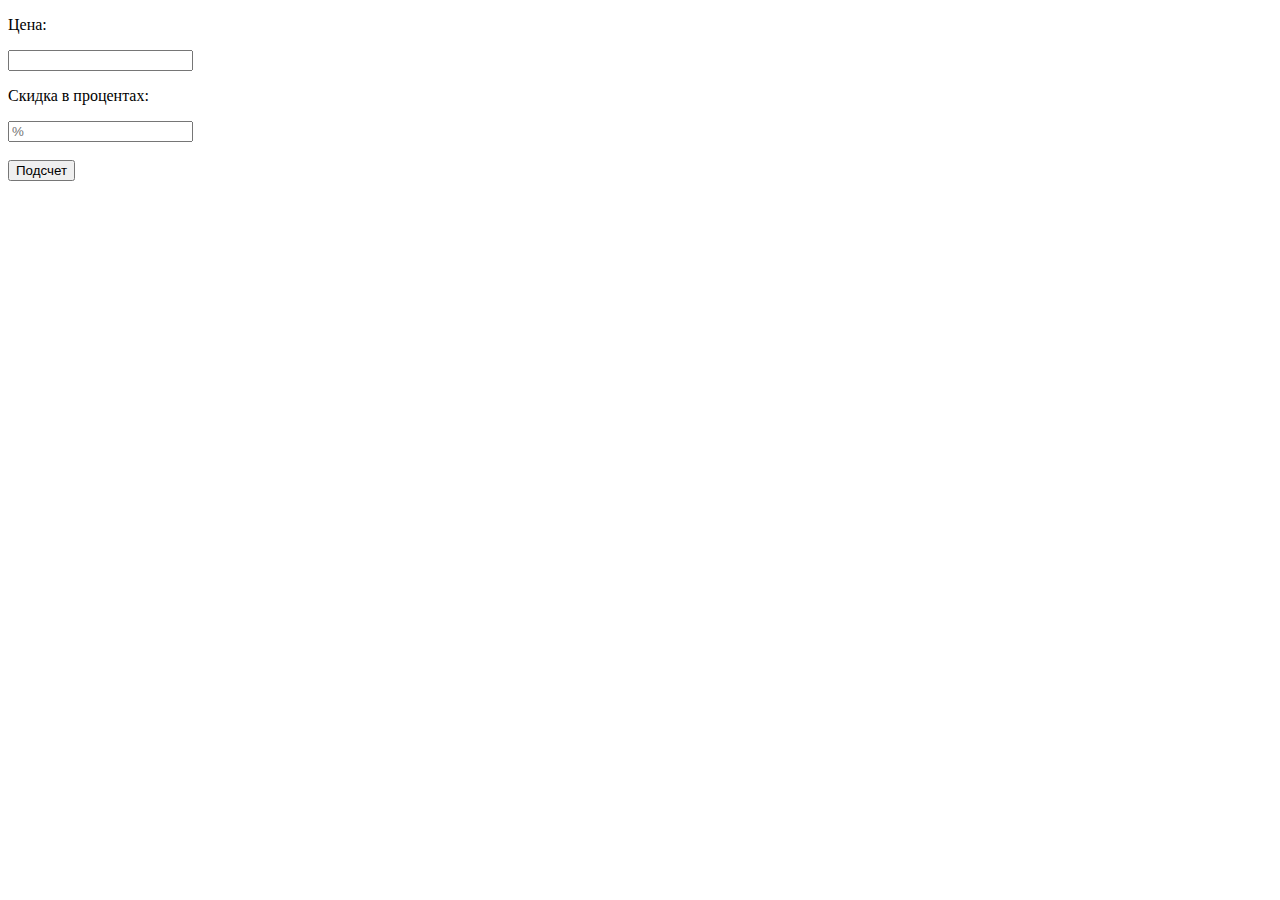
<file: Discount_calc.html>
<!DOCTYPE html>
<html lang="en">
<head>
    <meta charset="UTF-8">
    <meta http-equiv="X-UA-Compatible" content="IE=edge">
    <meta name="viewport" content="width=device-width, initial-scale=1.0">
    <title>Калькулятор скидки</title>
</head>
<body>
    <section>
        <p>Цена:</p>
        <input type="text" id="priceInput">
        <p>Скидка в процентах:</p>
        <input type="text" id="discountInput" placeholder="%"><br><br>
        <button onclick="calcDiscountedPrice()">Подсчет</button>
        <p id="result"></p>
    </section>

    <script>
        function calcDiscountedPrice() {
            var price = parseFloat(document.getElementById("priceInput").value);
            var discount = parseFloat(document.getElementById("discountInput").value);

            var discountedPrice = price - (price * discount / 100);

            document.getElementById("result").innerHTML = "Цена со скидкой: $" + discountedPrice.toFixed(2);
        }
    </script>
</body>
</html>
<!-- Метод    ** toFixed(2) **   в JavaScript используется для форматирования числа с заданным количеством десятичных знаков.
В контексте предоставленного мной кода, toFixed(2) применяется для форматирования переменной discountedPrice с двумя знаками после запятой перед ее отображением пользователю.
Например, если расчитанное значение discountedPrice равно 49.99, toFixed(2) округлит его до 49.99 и убедится, что оно имеет ровно два десятичных знака.

  ** parseFloat **   - это встроенная функция в JavaScript, которая преобразует строку в число с плавающей запятой (тип данных "float").
Функция parseFloat пытается извлечь числовое значение из переданной строки. Она анализирует строку, игнорирует все непробельные символы до первого числа, затем считывает числовую часть, включая десятичную точку, и останавливается при обнаружении неподходящего символа.
Вот пример использования parseFloat:
-->
</file>
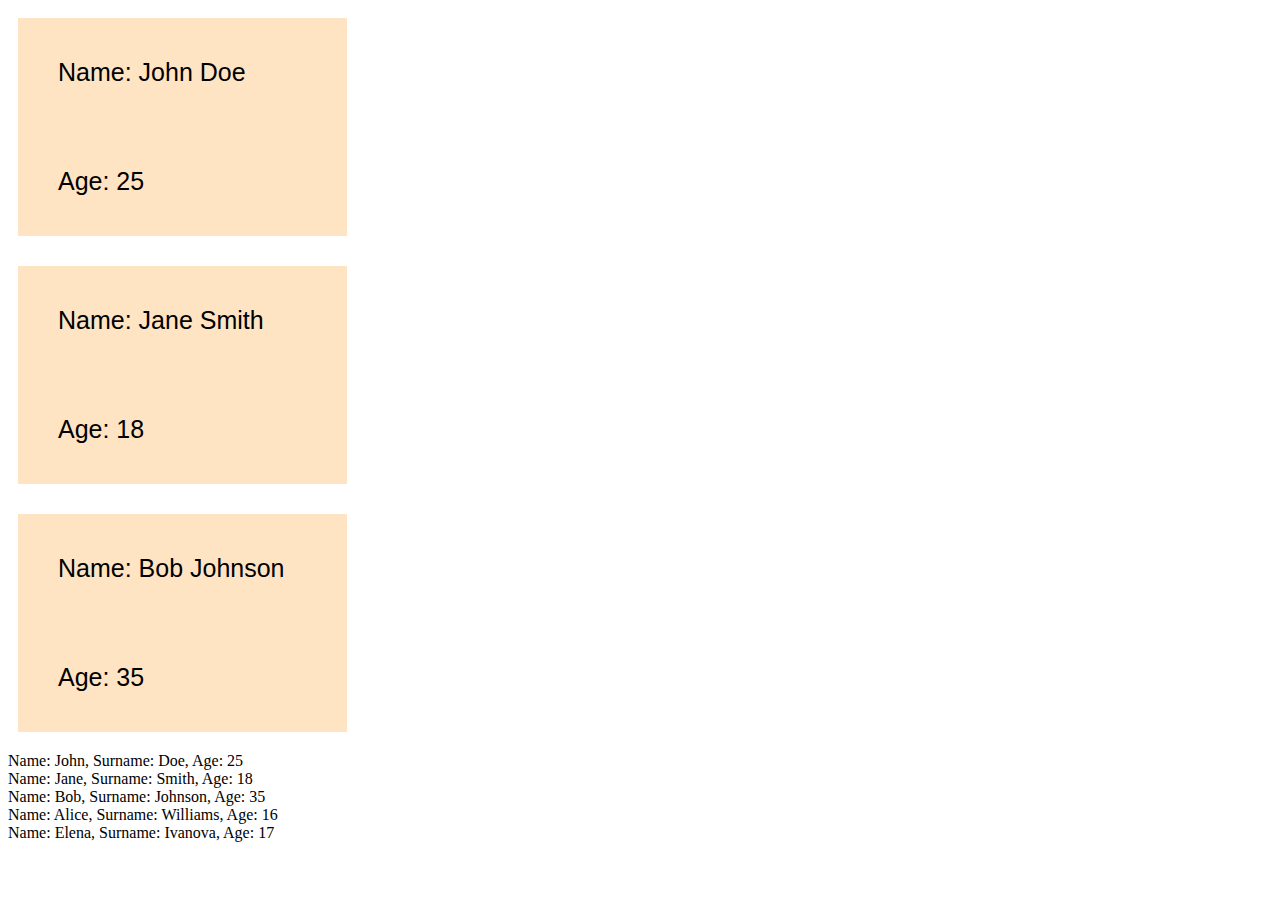
<file: JSBUTTONS.html>
<!DOCTYPE html>
<html lang="en">
<head>
    <meta charset="UTF-8">
    <meta http-equiv="X-UA-Compatible" content="IE=edge">
    <meta name="viewport" content="width=device-width, initial-scale=1.0">
    <title>Document</title>


    <style>

     .user_card {
     padding: 10px;
     margin-bottom: 10px;
   }

 .user_card p {
  margin: 0;
  width: 20%;
  padding: 40px;
  background-color: bisque;
  font-family: Arial, Helvetica, sans-serif;
  font-size: 25px;

}

  

    </style>


</head>

<body>
   <div class="users_container"></div>
    <div class="strings_container"></div>

<script> 

const users = [
    { name: "John", surname: "Doe", age: 25 },
    { name: "Jane", surname: "Smith", age: 18 },
    { name: "Bob", surname: "Johnson", age: 35 },
    { name: "Alice", surname: "Williams", age: 16 },
    { name: "Elena", surname: "Ivanova", age: 17 }
];


for (let i = 0; i < users.length; i++) {
    const user = users[i];

    const userDiv = document.createElement("div"); // Создаем элемент <div>

    const userText = document.createTextNode(`Name: ${user.name}, Surname: ${user.surname}, Age: ${user.age}`);
    // Создаем текстовый узел с данными пользователя

    userDiv.appendChild(userText); // Добавляем текстовый узел в элемент <div>

    document.body.appendChild(userDiv); // Добавляем блок пользователя в тело документа
}




const usersContainer = document.querySelector(".users_container");

for (let i = 0; i < users.length; i++) {
    const user = users[i];

    if (user.age >= 18) {
        const card = document.createElement("div");
        card.classList.add("user_card");

        const name = document.createElement("p");
        name.textContent = `Name: ${user.name} ${user.surname}`;

        const age = document.createElement("p");
        age.textContent = `Age: ${user.age}`;

        card.appendChild(name);
        card.appendChild(age);

        usersContainer.appendChild(card);
    }
}
/* 1. Написать цикл, который создает множество параграфов 
     с каждым десятым числом в промежутке от 100 до 50
     (т.е. 100, 90, 80, 70, 60, 50). Добавить созданные 
      параграфы в div с классом numbers. 

   const numDiv = document.querySelector(".numbers");

  for (let i = 100; i >= 50; i -= 10) {
  const paragraph = document.createElement("p");
  paragraph.textContent = i;
  numDiv.appendChild(paragraph);
  } */
//------------------------------------------------------------

/*2. Написать цикл, который проходится по массиву строк, 
     для каждой строки создает параграф и добавляет его в div 
     с классом strings_container. Строки взять произвольные.  
  
   const fruits = ["apple", "banana", "orange", "grape", "watermelon"];
   const stringsContainer = document.querySelector(".strings_container");


 for (let i = 0; i < fruits.length; i++) {
  const paragraph = document.createElement("p");
  paragraph.textContent = fruits[i];
  stringsContainer.appendChild(paragraph);}  */

//--------------------------------------------------------------
/*3. Написать цикл, который проходится по массиву с объектами 
- у объектов свойства first_name, last_name и  age 
(данные взять произвольные) - и создает карточки только для 
совершеннолетних пользователей. Карточка должна содержать информацию об имени, 
фамилии и возрасте пользователя. Добавить все карточки в div с классом users_container. */


</script>
</body>
</html>
</file>
<file: 24-05/style.css>
* {
    margin: 0;
    padding: 0;
    box-sizing: border-box;
}
main{
  
    width:100vw;
    height: 100vh;
    padding: 10px;
}
.container1 {
align-items: center;
display: flex;  
justify-content: center;  
padding: 15px;
height: calc(100vw / 7px);
background-color: blueviolet;
margin-bottom: 10px;
}
/*.container1{
    width: 200px;
    padding: auto;
}*/
.item1, .item2, .item3, .item4, .item5 {
  
   margin: 10px;
    border: 1px solid red;
    width: calc(27vw / 2);
    height: calc(27vw / 2);
   background-color: rgb(255, 255, 0);
}
.container2 {
   align-items: center;
   display: flex;  
   justify-content: space-between;  
   padding: 15px;
   height: calc(100vw / 7px);
   background-color: blueviolet;
   margin-bottom: 10px;
   }
.container3 {
    display: flex;
    flex-wrap: wrap;
    justify-content: flex-start; 
    padding: 15px;
    background-color: blueviolet;
    margin-bottom: 10px;
    }

 .item6,.item7,.item8,.item9,
 .item10, .item11{
   
    margin: 10px;
    border: 1px solid red;
   background-color: rgb(255, 255, 0);
   
   width: calc(33% - 20px);
   height: calc(100vw / 6);
   
     
     
    }

/*.item {
    .item{transition: transform 0.3s ease-out;
        border-radius: 8px;}

    width: calc(50% - 20px);
    /* -margin 20 px ( 100/3 - 20px) 
    height: 250px;
    /*calc(100vw / 3);*/
</file>
<file: CubesRotate/style.css>
* {
    margin: 0;
    padding: 0;
    box-sizing: border-box;
    
}
section {
width: 300px;
height: 300px;
border: 1px solid red;
/*Position in the center of screen*/
position: absolute;
top: 50%;
left: 50%;
transform: translate(-50%, -50%);


}
.cube {
    width: 200px;
    height: 200px;
}

.cube_red {
    position: absolute;
    background-color: red;
    
}

.cube-green {

    position: absolute;
    background-color: green;
    margin: 50px  50px;
}

.cube-green:hover {
    width: 300px;
    height: 300px;

    transform: rotate(-45deg);
    transition-duration:5s;
    
   
}

.cube-blue {
    position: absolute;
    background-color: blue;
    margin: 100px  100px;
    z-index: -1;
}
</file>
<file: ExchangeRates/style.css>
table,
td,
th {
  border-collapse: collapse;

  border: 2px solid black;
  padding: 5px;
}

th {
  background-color: rgb(215, 215, 215);
}
</file>
<file: project1/style.css>
body {
    margin-top: 50px;
    background: linear-gradient(#ffffff, #dbf1ff);
    text-align: center;
}

h2 {
    margin-bottom: 40px;
    font-family: Arial, Helvetica, sans-serif;
    font-size: 35px;
    color: rgb(0, 0, 0);
}

div {
    padding: 10px;
    border: 2px solid black;
    display: block;

}

img {
    width: 30%;
    object-fit: cover;
}

#img1 {
    height: 455px;
}

p {
    padding-left: 470px;
    padding-right: 470px;
    column-count: 3;
    column-width: 300px;
    text-indent: 1.1em;
    text-align: justify;
    font-size: 20px;
    margin: 30px;


}

#img3 {
    height: 458px;
    width: 60%;
}

.post-1 {
    margin-bottom: 50px;
}
</file>
<file: project4/style.css>
* {
    margin: 0;
    padding: 0;
    box-sizing: border-box;
    /* content-box — значение по умолчанию (поведение, описанное выше). Ширина и высота элемента определяется только свойствами width и height . border-box — в данном случае браузер включает 
    отступы padding и рамку border в общую ширину/высоту элемента*/
}

header {
    background-color: rgb(228, 244, 248);
    padding: 20px;

}

h1 {
    font-size: 48px;
    text-align: center;
}

main {
    width: 90%;
    margin: auto;
    display: flex;
    flex-wrap: wrap;
    padding: 30px;

    /* height: 100vh;*/
    /*  align-items: flex-end;*/
    /* align-items: center;/*VERTIKAL CENTER*/


}

.item {

    width: calc(50% - 20px);
    /* -margin 20 px ( 100/3 - 20px) */
    height: 250px;
    /*calc(100vw / 3);*/

    background-color: rgb(138, 217, 59);
    margin: 10px;
    /* отсуп со всех сторон */

}
.item-1{
    background-image: url(./img2/11.jpeg);
}
.item-2{
    background-image: url(./img2/22.jpeg);
}
.item-3{
    background-image: url(./img2/33.jpeg);
}
.item-4{
    background-image: url(./img2/44.jpeg);
}
.item-5{
    background-image: url(./img2/55.jpeg);
}
.item-6{
    background-image: url(./img2/66.jpeg);
}.item-7{
    background-image: url(./img2/77.jpeg);
}
.item-8{
    background-image: url(./img2/88.jpeg);
}


/*

100/4= 25%
100/3 = 33% (+display: flex)


1vh view hei
100vh vosota raboch brauzera
display flex - позиыионироват елементи по  или гориыонтали
селекторе (по умолчанийу в одну строку)
1. по классу - .className
2.по тегу - tagMane, h 1
*/
</file>
<file: registration _form1/style.css>
* {
    margin: 0;
    padding: 0;
    box-sizing: border-box;
 }
 body{
    background-color: lightgray;
 }
 section{
     border-radius: 30px;
     margin: 50px auto ;
     height: 450px;
     width: 450px;
     background-color: #ffffff;
     box-shadow: rgba(0, 0, 0, 0.07) 0px 1px 2px,
      rgba(0, 0, 0, 0.07) 0px 2px 4px,
       rgba(0, 0, 0, 0.07) 0px 4px 8px,
        rgba(0, 0, 0, 0.07) 0px 8px 16px,
         rgba(0, 0, 0, 0.07) 0px 16px 32px, rgba(0, 0, 0, 0.07) 0px 32px 64px;
     padding: 50px 0;/* 0 отвечает за отступ справа и с лева*/
 }
 .wrapper{
    padding: 0 50px ;
     width: auto;
     margin: 0 ; /* ПО ЦЕНТРУ*/
 }
 h3{
     font-family: Arial, Helvetica, sans-serif;
     font-weight: 500;
     font-size: 32px; 
     text-align: left;
     margin-bottom: 20px;
 }
 p{
    margin-top: 20px;
     color: #727272;
     text-align: left;
     margin-bottom: 25px;
 }
 .form-control{
  margin: auto;
  display: inline-block;
  vertical-align: top;
 }
 .input{
    border: 2px solid lightgray;
    margin: 2px 0;
    border-radius:10px ;
    padding: 10px;
    width: 100%;
    height: 40px;
   
 }
 
.input:focus {
    outline: none;
    border: 2px solid rgb(255, 239, 17);
}

.btn1{
    border: none;
    margin: 2px 0;
    border-radius:20px ;
    padding: 10px;
    width: 100%;
    height: 40px;
    background-color: rgb(255, 225, 0);
}
.btn1:hover{
    background-color: orange;
}
.btn2{
    border: 2px solid lightgray;
    margin: 2px 0;
    border-radius:20px ;
    padding: 10px;
    width: 100%;
    height: 40px;
    background-color: rgb(242, 242, 242);
}
.btn2:hover{
    background-color: gainsboro;
}
</file>
<file: WEB_SLIDER_ALL_last/style.css>
@import url('https://fonts.googleapis.com/css2?family=Merriweather&family=Roboto&display=swap');
@import url('https://fonts.googleapis.com/css2?family=Lato&display=swap');
* {
  
  margin: 0;
  padding: 0;
  box-sizing: border-box;
  font-family: "Lato", sans-serif;
 /* border: 1px solid red; */
}

.container {
  height: 670px;
  background-image: url(./img/background.png);
  background-size: cover;
  background-repeat: no-repeat;
  
}
.carousel {
  width: 100%; /*25%mobil*/
  height: 700px;
  margin: auto;
  position: relative;
  overflow: hidden;
  
  
}
.slider {
  width: 400%;
  height: 100%;
  transition: all 0.3s;
  display: flex;
  position: absolute;
  margin-top: 130px;
}
.slider section {
  flex-basis: 100%;
  margin-top: 30px;
  color: white;
}

.slider section h3 {
  width: 500px;
  font-size: 48px;
  font-family: "Merriweather", serif;
  font-size: 36px;
  font-weight: 700;
  letter-spacing: 1px;
}

.controls {
 
  display: flex;
  height: 40px;
  margin-top: 30px;
  align-items: end;
}

.controls ul {
  display: flex;
  list-style: none;
  position: absolute;
  left: 0;
}
.controls li {
  width: 8px;
  height: 8px;
  border-radius: 50px;
  margin-right: 25px;
  cursor: pointer;
  background-color: rgba(255, 255, 255, 0.338);
}
.controls li.selected {
  background: rgba(255, 255, 255, 0.83);
}

.controls .material-symbols-outlined {
  display: flex;
  align-items: center;
  justify-content: center;
  color: rgba(255, 255, 255, 0.741);
}

.controls .arrows {
  display: flex;
  position: absolute;
  right: 0;
}

.controls span {
  width: 60px;
  height: 60px;
  background-color: rgba(255, 255, 255, 0.29);
}
.controls span:hover {
  background-color: rgba(255, 255, 255, 0.554);
}
.btn {
  font-size: 18px;
  font-weight: 100;
  letter-spacing: 1px;
  padding: 15px 30px;
  background-color: rgba(0, 95, 163, 1);
  color: white;
  border: none;
  outline: none;
  margin-top: 200px;
}
/*---------------------------------------------------------------*/
.wrapper {
  max-width: 1110px;
  min-width: 414px;
  position: relative;
  margin: auto ;
}
/* Services-----------------------------------------------------------*/
.services_title  h2{
  color: rgba(51, 51, 51, 1);
  font-family: "Merriweather", serif;
  font-size: 48px;
 }
 .services_txt{
  color: rgb(255, 255, 255);
 }
 .services_grey {
   margin-bottom: 50px;
 
   font-weight: 600;
   color: rgba(189, 189, 189, 1);
 }
.services {
 
  background-color: rgba(235, 235, 235, 1);
  padding-block: 140px;
 
  font-size: 24px;
}

.services_img {
  background-image: url(./img/backgroundSmall.png);
  background-repeat: no-repeat;
  height: 360px;
  width: 350px;
}
.services_img:hover {
  cursor: pointer;
  background-image: url(./img/our-services__blue.png);
  background-repeat: no-repeat;
  height: 360px;
  width: 350px;
}
.services_txt {
  position: absolute;
  margin-top: 260px;
  margin-left: 45px;
}
.services_tiles {
  margin-top: 50px;
  display: grid;
  grid-template-columns: repeat(3, 1fr);
  /* Three columns with equal width */
  grid-gap: 30px;
  /* Spacing between columns and rows */
}

.about {
  display: flex;
  margin-block: 100px;
  justify-content: space-around;
}
.about_main{
  display: flex;
}
.about_title h2, .about_blue{
  font-size: 48px;
  font-family: 'Merriweather', serif;
}
.about_blue {
  color: rgb(0, 95, 163);
  
}
.about_grey {
  margin-bottom: 30px;
  font-size: 24px;
  color: rgba(189, 189, 189, 1);
  font-weight: 600;
}
.about_txt {
  font-family: 'Lato', sans-serif;
  font-size: 18px;
  margin-top: 40px;
  width: 445px;
  height: 245px;
  line-height: 1.3;
  font-weight: 100;
  color: rgba(0, 0, 0, 1);
}
.about_cell {
  height: 255px;
  width: 255px;
  padding: 30px;
  background-color: rgba(235, 235, 235, 1);
}
.about_cell:hover {
  cursor: pointer;
  background-color: rgba(0, 95, 163, 1);
  color: white;
}
.about_num {
  margin-top: 10px;
  font-size: 55px;
  font-weight: bolder;
  font-family: 'Lato',sans-serif;
}
.about_small_txt {
  margin-top: 20px;
  margin-bottom: 30px;
}
.about_link {
  color: rgb(0, 95, 163);
}
.about_cell:hover .about_link { 
  color: rgb(255, 255, 255);
}
.about_content{
  display: flex;
}
.about_grid {
  max-width: 600px;
  display: grid;
  grid-template-columns: repeat(2, 1fr);
  /* Three columns with equal width */
  grid-gap: 20px;
  /* Spacing between columns and rows */
  margin-left: 120px;
}

/*--------------------------Clients--------------------------------------------*/
.clients {
 
  padding-top: 100px;
  background-color: rgb(223, 223, 223);
  height: 630px;
  margin: auto;
  position: relative;
}
.clients_txt {
  height: 110px;
  margin-block:50px ;
  font-size: 24px;
 
  
}
.clients_txt p {
  margin-bottom: 30px;
  font-size: 24px;
  color: rgba(189, 189, 189, 1);
  font-weight: 600;
}
.clients_txt h2 {
  font-family: 'Merriweather',sans-serif;
  font-size: 48px;

}
.carousel2 {
  width: 100%; /*25%mobil*/
  height: 150px;
  margin: auto;
 
  position: relative;
  overflow: hidden;
}
.slider2 {
  gap: 30px;
  width: 100%;
  height: 100%;
  transition: all 0.3s;
  display: flex;
  position: absolute;
  align-items: center;
}
.controls2 {
  height: 85px;
  position: relative;
}
.controls2 ul {
  display: flex;
  bottom: 25px;
  list-style: none;
  position: absolute;
  left: 0;
}
.controls2 li {
  width: 8px;
  height: 8px;
  border-radius: 50px;
  margin-right: 25px;
  cursor: pointer;
  background-color: rgba(0, 95, 163, 0.338);
}
.controls2 li.selected {
  background: rgba(0, 95, 163, 1);
}
.controls2 .arrows2 {
  display: flex;
  position: absolute;
  right: 0;
  bottom: 25px;
}
.controls2 .material-symbols-outlined {
  display: flex;
  align-items: center;
  justify-content: center;
  color: rgba(255, 255, 255, 0.741);
}
.controls2 span {
  width: 60px;
  height: 60px;
  background-color: rgba(0, 95, 163, 1);
}
.controls2 span:hover {
  cursor: pointer;
  background-color: rgba(0, 95, 163, 0.325);
}
/*---------------------------------------------------------------*/
.section3 {
  padding-top: 100px;
  height: 550px;
  margin: auto;
  position: relative;
}
.clients_txt {
  height: 110px;
}
.clients_txt p {
  margin-bottom: 30px;
}
.carousel3 {
  width: 100%; /*25%mobil*/
  height: 320px;
  margin: auto;
  position: relative;
  overflow: hidden;
}
.slider3 {
  width: 400%;
  height: 100%;
  transition: all 0.3s;
  display: flex;
  position: absolute;
  align-items: center;
}
.controls3 {
  margin-top: 50px;
  height: 85px;
  position: relative;
}
.controls3 ul {
  display: flex;
  bottom: 25px;
  list-style: none;
  position: absolute;
  left: 0;
}
.controls3 li {
  width: 8px;
  height: 8px;
  border-radius: 50px;
  margin-right: 25px;
  cursor: pointer;
  background-color: rgba(0, 95, 163, 0.338);
}
.controls3 li.selected {
  background: rgba(0, 95, 163, 1);
}
.controls3 .arrows3 {
  display: flex;
  position: absolute;
  right: 0;
  bottom: 25px;
}
.controls3 .material-symbols-outlined {
  display: flex;
  align-items: center;
  justify-content: center;
  color: rgba(255, 255, 255, 0.741);
}
.controls3 span {
  width: 60px;
  height: 60px;
  background-color: rgba(0, 95, 163, 1);
}
.controls3 span:hover {
  cursor: pointer;
  background-color: rgba(0, 95, 163, 0.325);
}
h5 {
  font-size: 17px;
  font-weight: 800;
}
.container_clients {
  margin-top: 40px;
  display: flex;
  align-items: center;
}
.clients_text {
  margin-left: 30px;
}
.clients_company {
  font-weight: 100;
}
.container_grey {
  padding: 74px;
  background-color: rgb(234, 234, 234);
}
.carousel .slider h2 {
  
  font-size: 48px;
}

/*HEADER*/
header h3 {
  width: 500px;
  font-size: 46px;
  font-family: "Merriweather", serif;
  font-size: 36px;
  font-weight: 700;
  letter-spacing: 1px;
}
.sl {
  color: white;
}
html {
  scroll-behavior: smooth;
}
.logo {
  width: 260px;
  height: 43px;
  display: flex;
  align-items: center;
}
.logo1 {
  height: 40px;
  width: 40px;
}
.logo2 {
  margin: auto;
  color: rgb(0, 95, 163);
  font-family: "Merriweather", serif;
  font-size: 36px;
  font-weight: 700;
}
nav {
  display: flex;
 width: 1110px;
  justify-content: space-between;
  align-items: center;
}

header {
  display: flex;
  justify-content: center;
  align-items: center;
  height: 118px;
}

.top_btn {
  display: flex;
  gap: 71px;
}

.top_btn > a {
  font-size: 14px;
  letter-spacing: 1px;
  text-decoration: none;
  color: black;
  font-weight: 500;
}

.burger_menu {
  display: none;
  width: 45px;
  height: 35px;
  
}

.line {
  margin: 5px;
  display: block;
  width: 35px;
  height: 5px;
  background-color: black;
  border-radius: 15px;
  transition: 300ms;
}

.active > .line:nth-child(1) {
  position: relative;
  top: 10px;
  transform: rotate(405deg);
}

.active > .line:nth-child(2) {
  transform: rotate(-405deg);
}

.active > .line:nth-child(3) {
  position: relative;
  top: -10px;
  transform: rotate(-405deg);
}

.navbar{
  display: none;
}
.slider section h2 {
 
  display: none;
  
  }


  .up_slider_control{
    margin-top: 130px;
  }
  /*Footer-----------------------*/

  footer {
    line-height: 138%;
    /* display: flex; */
    margin-top: 180px;
    color: rgba(255, 255, 255 );
    gap: 50px;
  }
  .contacts_footer{
  
    /* width: 100vw; <<<<<<<<< */
    height: 800px;
    background-image: url(./img/footer_bg.png);
   
    background-size: cover;
    /* z-index: -3; */
  }

  .footer_title{
    font-size: 48px;
    font-family: "Merriweather",serif ;
    color: white;
    margin-top: 50px;
    margin-bottom: 40px;
  }
  .contact_ditales{
    display: flex;
    
    gap: 150px;
  }

 

 

  .footer_content{
    gap: 40px;
    display: flex;
    margin-top: 50px;
    align-items: center;
    flex-direction: row;
  }
  .message_btn{
    font-size: 18px;
    font-weight: 100;
    letter-spacing: 1px;
    padding: 15px 30px;
    background-color: rgba(0, 95, 163, 1);
    color: white;
    border: none;
    outline: none;
    margin-top: 80px;
  
  }
  .form-row-btn{
display: flex;
justify-content: end;
  }

  input[type="text"],
  textarea {
    color: #ffffff7e;
  width: 100%;
  padding: 5px;
  border: none;
  margin-top: 5px;
  background-color: rgba(0, 0, 0, 0.1);
  border-bottom: 1px solid #ccc;
  }

  input[type="text"]::placeholder,
  textarea::placeholder {
  color: inherit;
  opacity: 1;
  }
  /* Style for the button */
  .message_btn {
    font-size: 18px;
    font-weight: 100;
    letter-spacing: 1px;
    padding: 15px 30px;
    background-color: rgba(0, 95, 163, 1);
    color: white;
    border: none;
    outline: none;
    margin-top: 80px;
    cursor: pointer;
  }
  .message_btn:hover {
    color:black;
  background-color: #FFFFFF;
  }
  /* Additional styles for form layout */
  .form-row {
  display: flex;
  justify-content: space-between;
  margin-bottom: 10px;
  }

 
  .column {
  flex: 1;
  margin-right: 30px;
  }
  .registration-form{
    margin-top: 100px;
  }
  .bottom_white_content{
   display: flex;
   justify-content: space-around;
   color: grey;
   gap: 20vw;
  }
.reg_form{
  width: 100%;
}
.bottom_white{
  display: flex;
  height: 98px;
  background-color: rgb(255, 255, 255);
/* position: absolute; */

justify-content: space-around;
align-items: center;

}
.developed{
  color: inherit;
  text-decoration: none;
}
  /*------------------------------*/
@media (max-width: 754px) {
  .up_slider_control{
    margin-top: 240px;
  }
  .slider section h3 {
  display: none;
  line-height: 138.27%; /* 66.37px */
  font-family: "Merriweather",serif ;
  
  }
  .slider section h2 {
    font-family: "Merriweather", serif;
    font-size: 48px;
    display: block;
    text-align: center;
    }

  .burger_menu {
    right: 0;
    position: absolute;
    cursor: pointer;
    display: block;
  }
  .top_btn {
    display: none;
  }

  .wrapper {
    max-width: 754px;
    min-width: 414px;
    position: relative;
    margin: auto 85px;
  }

  .controls .arrows {
    display: flex;
    position: absolute;
    right: 0;
  }

  .carousel2 {
    width: 80%; 
    height: 196px;
    margin: auto;
    position: relative;
    overflow: hidden;
  }

  .slider2 img {
    width: 481px;
    height: 224px;
}

.navbar {
  position: absolute;
  right: 160px;
  top: 80px; 
  width: 0;
  height: 670px;
  overflow: hidden;
  display: flex;
  align-items: center;
  justify-content: center;
  font-size: 25px;
  transition: 300ms;
  transform: rotate(45deg);
  background-color: rgb(255, 255, 255);
  z-index: 1;
  line-height: 50px;
}

.navbar.active {
  top: 80px;
  right: -85px;
  width: 50%;
  transform: rotate(0deg);
  height: 670px;
}

.navbar ul {
  list-style: none;
}

.navbar li a {
  text-decoration: none;
  color: inherit;
}
.services_tiles {
  margin-top: 50px;
  display: grid; 
  grid-template-columns: repeat(1, 1fr);

}
 .services_img {
  background-image: url(./img/our-services__item.png);
  background-repeat: no-repeat;
  height: 360px;
  width: 592px;
}
.services_img :hover {
  cursor: pointer;
 background-image: url(./img/our-servicesGigBlue.png);
  background-repeat: no-repeat;
  height: 360px;
  width: 592px;
  position: absolute;
}
.about_main{
  display: flex;
  flex-direction: column;
}
.about_grid {
  max-width: 600px;
  display: grid;
  grid-template-columns: repeat(1, 1fr);
  gap: 20px;
  margin-left: 0;
}
.about_cell {
  height: 120px;
  width: 100%;
  padding: 30px;
  background-color: rgba(235, 235, 235, 1);
  display: flex;
  justify-content: center;
  align-items: center;
  gap: 40px;
}
.about_num{
  font-family: 'Lato',serif;
}
.clients_txt h2 {
  font-family: 'Merriweather',sans-serif;
  font-size: 48px;

}
.about {
  display: block;
  margin-block: 100px;
}
.container_clients {
  display: none;
}
.clients {
  padding-top: 45px;
  height: 630px;
}
.footer{
  margin-top: 80px;
}
.footer_content{
  flex-direction: column;
}
.contact_ditales{
  display: flex;
}
.bottom_white{
height: 98px;

/* position: absolute; */

}
nav{
  width: 85vw;
}
}

.test{
  border: 4px solid rgb(30, 38, 255);
  /* width: 100vw; ?????*/
  height:50px ;
}
</file>
